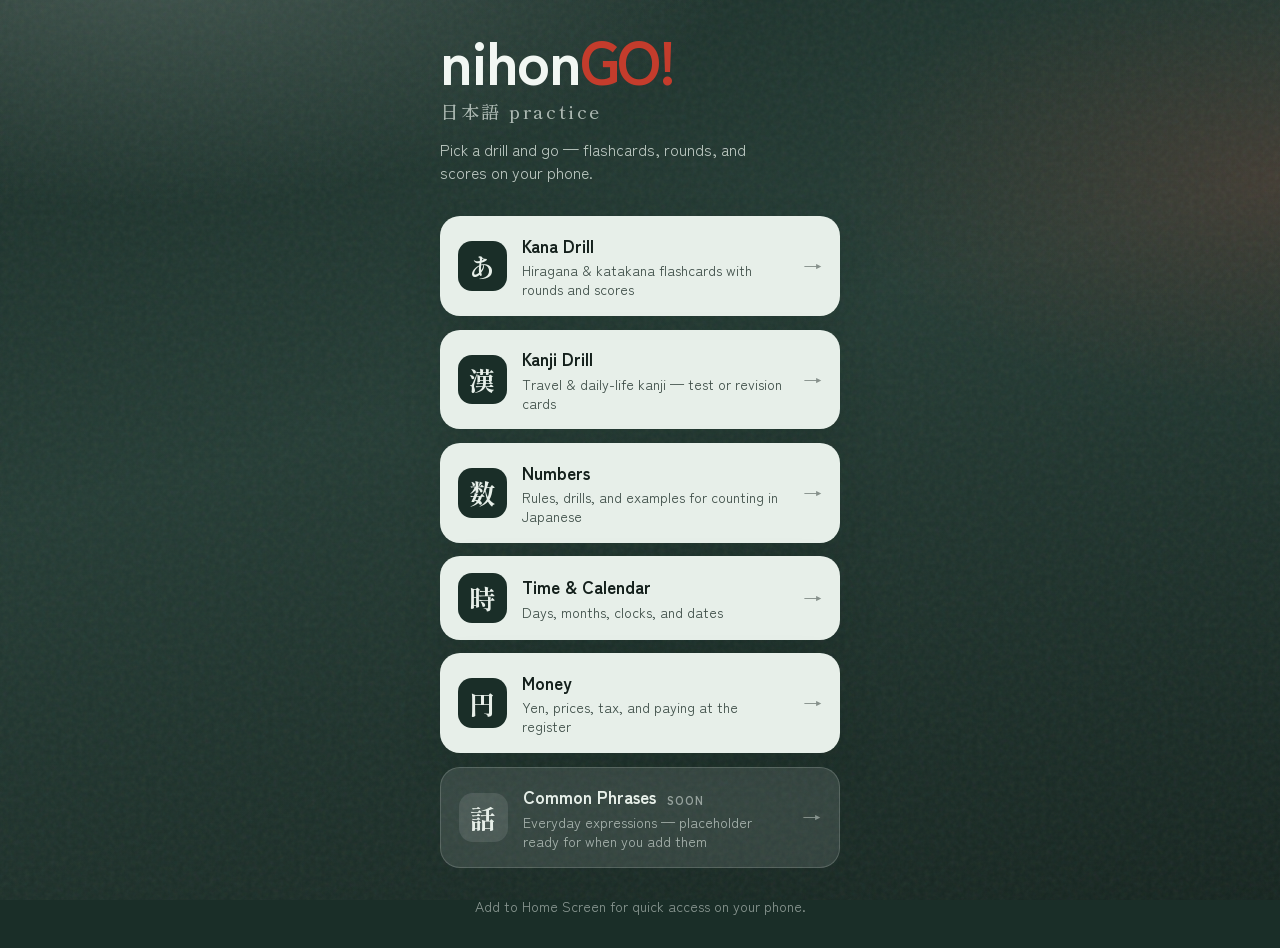
<file: index.html>
<!DOCTYPE html>
<html lang="en">
<head>
  <meta charset="UTF-8" />
  <meta name="viewport" content="width=device-width, initial-scale=1, viewport-fit=cover" />
  <meta name="theme-color" content="#1a2e28" />
  <meta name="apple-mobile-web-app-capable" content="yes" />
  <meta name="apple-mobile-web-app-title" content="nihonGO!" />
  <title>nihonGO!</title>
  <link rel="preconnect" href="https://fonts.googleapis.com" />
  <link rel="preconnect" href="https://fonts.gstatic.com" crossorigin />
  <link href="https://fonts.googleapis.com/css2?family=Shippori+Mincho:wght@500;700&family=Zen+Kaku+Gothic+New:wght@400;500;700&display=swap" rel="stylesheet" />
  <link rel="stylesheet" href="shared.css" />
</head>
<body>
  <div class="atmosphere" aria-hidden="true"></div>

  <main class="hub">
    <header class="brand-block">
      <h1 class="brand-mark" aria-label="nihonGO!">
        <span class="brand-nihon">nihon</span><span class="brand-go">GO!</span>
      </h1>
      <p class="brand-sub">日本語 practice</p>
      <p class="tagline">Pick a drill and go — flashcards, rounds, and scores on your phone.</p>
    </header>

    <nav class="app-grid" aria-label="Practice apps">
      <a class="app-link" href="kana/">
        <span class="app-kana" aria-hidden="true">あ</span>
        <span class="app-body">
          <span class="app-title">Kana Drill</span>
          <span class="app-desc">Hiragana &amp; katakana flashcards with rounds and scores</span>
        </span>
        <span class="app-chevron" aria-hidden="true">→</span>
      </a>

      <a class="app-link" href="kanji/">
        <span class="app-kana" aria-hidden="true">漢</span>
        <span class="app-body">
          <span class="app-title">Kanji Drill</span>
          <span class="app-desc">Travel &amp; daily-life kanji — test or revision cards</span>
        </span>
        <span class="app-chevron" aria-hidden="true">→</span>
      </a>

      <a class="app-link" href="numbers/">
        <span class="app-kana" aria-hidden="true">数</span>
        <span class="app-body">
          <span class="app-title">Numbers</span>
          <span class="app-desc">Rules, drills, and examples for counting in Japanese</span>
        </span>
        <span class="app-chevron" aria-hidden="true">→</span>
      </a>

      <a class="app-link" href="time/">
        <span class="app-kana" aria-hidden="true">時</span>
        <span class="app-body">
          <span class="app-title">Time &amp; Calendar</span>
          <span class="app-desc">Days, months, clocks, and dates</span>
        </span>
        <span class="app-chevron" aria-hidden="true">→</span>
      </a>

      <a class="app-link" href="money/">
        <span class="app-kana" aria-hidden="true">円</span>
        <span class="app-body">
          <span class="app-title">Money</span>
          <span class="app-desc">Yen, prices, tax, and paying at the register</span>
        </span>
        <span class="app-chevron" aria-hidden="true">→</span>
      </a>

      <a class="app-link soon" href="phrases/">
        <span class="app-kana" aria-hidden="true">話</span>
        <span class="app-body">
          <span class="app-title">Common Phrases <em>soon</em></span>
          <span class="app-desc">Everyday expressions — placeholder ready for when you add them</span>
        </span>
        <span class="app-chevron" aria-hidden="true">→</span>
      </a>
    </nav>

    <p class="hub-foot">Add to Home Screen for quick access on your phone.</p>
  </main>
</body>
</html>
</file>
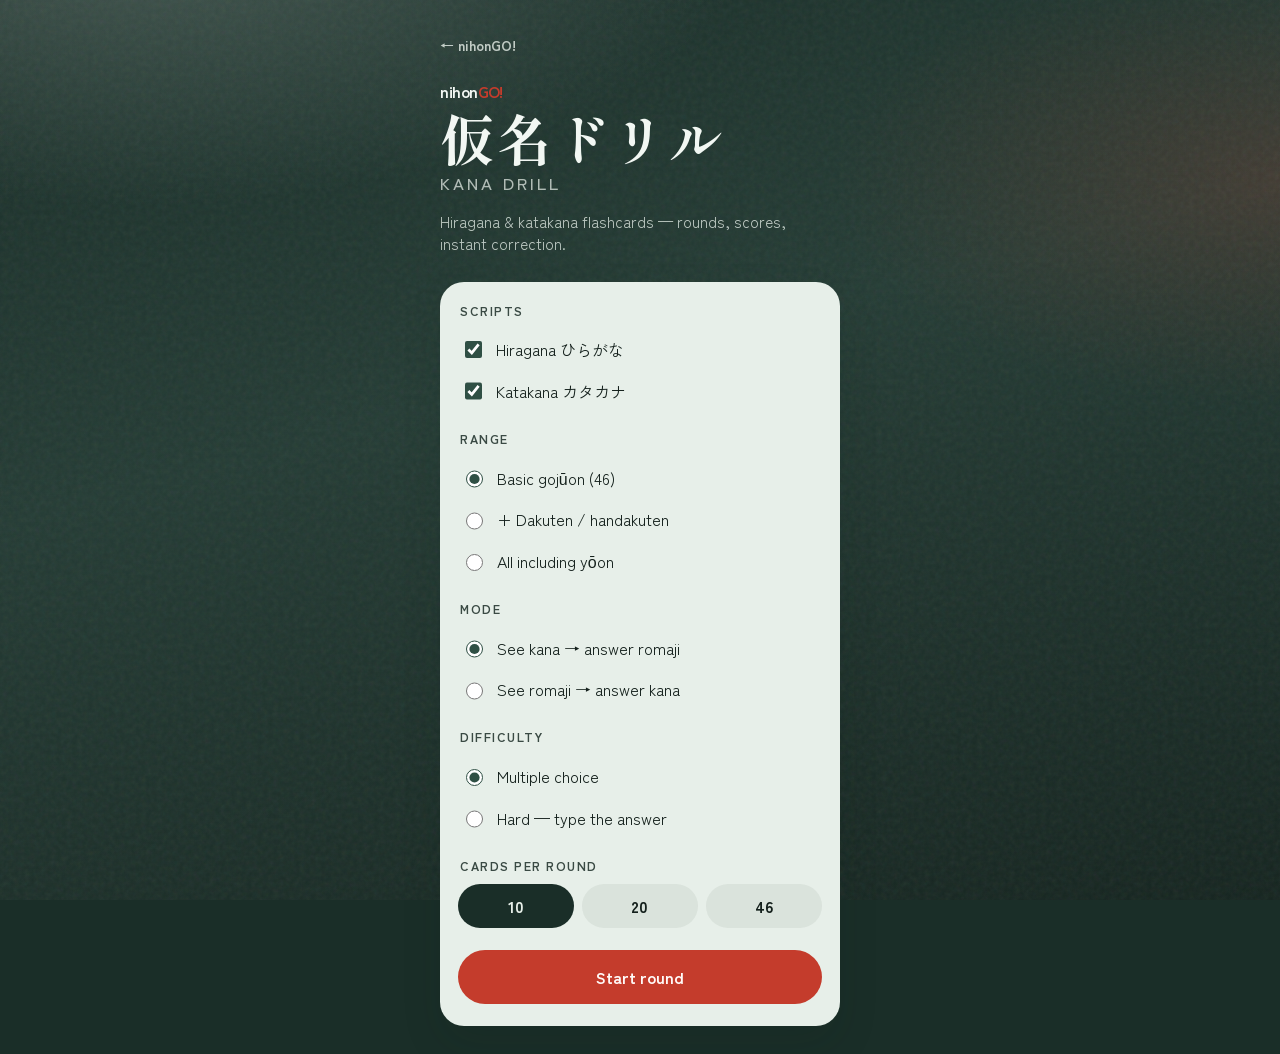
<file: kana/index.html>
<!DOCTYPE html>
<html lang="en">
<head>
  <meta charset="UTF-8" />
  <meta name="viewport" content="width=device-width, initial-scale=1, viewport-fit=cover" />
  <meta name="theme-color" content="#1a2e28" />
  <meta name="apple-mobile-web-app-capable" content="yes" />
  <meta name="apple-mobile-web-app-status-bar-style" content="black-translucent" />
  <meta name="apple-mobile-web-app-title" content="nihonGO! Kana" />
  <title>Kana Drill — nihonGO!</title>
  <link rel="manifest" href="manifest.json" />
  <link rel="preconnect" href="https://fonts.googleapis.com" />
  <link rel="preconnect" href="https://fonts.gstatic.com" crossorigin />
  <link href="https://fonts.googleapis.com/css2?family=Shippori+Mincho:wght@500;700&family=Zen+Kaku+Gothic+New:wght@400;500;700&display=swap" rel="stylesheet" />
  <link rel="stylesheet" href="../shared.css" />
  <link rel="stylesheet" href="styles.css" />
</head>
<body>
  <div class="atmosphere" aria-hidden="true"></div>

  <main id="app">
    <!-- Setup -->
    <section id="screen-setup" class="screen active" aria-label="Setup">
      <a class="home-link" href="../">← nihonGO!</a>
      <header class="brand-block">
        <p class="brand-eyebrow"><span class="brand-nihon">nihon</span><span class="brand-go">GO!</span></p>
        <p class="brand">仮名ドリル</p>
        <h1 class="brand-latin">Kana Drill</h1>
        <p class="tagline">Hiragana &amp; katakana flashcards — rounds, scores, instant correction.</p>
      </header>

      <form id="setup-form" class="setup">
        <fieldset>
          <legend>Scripts</legend>
          <label class="check"><input type="checkbox" name="script" value="hiragana" checked /> Hiragana ひらがな</label>
          <label class="check"><input type="checkbox" name="script" value="katakana" checked /> Katakana カタカナ</label>
        </fieldset>

        <fieldset>
          <legend>Range</legend>
          <label class="radio"><input type="radio" name="scope" value="basic" checked /> Basic gojūon (46)</label>
          <label class="radio"><input type="radio" name="scope" value="dakuten" /> + Dakuten / handakuten</label>
          <label class="radio"><input type="radio" name="scope" value="all" /> All including yōon</label>
        </fieldset>

        <fieldset>
          <legend>Mode</legend>
          <label class="radio"><input type="radio" name="mode" value="kana-to-romaji" checked /> See kana → answer romaji</label>
          <label class="radio"><input type="radio" name="mode" value="romaji-to-kana" /> See romaji → answer kana</label>
        </fieldset>

        <fieldset>
          <legend>Difficulty</legend>
          <label class="radio"><input type="radio" name="difficulty" value="choice" checked /> Multiple choice</label>
          <label class="radio"><input type="radio" name="difficulty" value="hard" /> Hard — type the answer</label>
        </fieldset>

        <fieldset>
          <legend>Cards per round</legend>
          <div class="pill-row" role="group">
            <label class="pill"><input type="radio" name="roundSize" value="10" checked /> 10</label>
            <label class="pill"><input type="radio" name="roundSize" value="20" /> 20</label>
            <label class="pill"><input type="radio" name="roundSize" value="46" /> 46</label>
          </div>
        </fieldset>

        <button type="submit" class="btn primary">Start round</button>
      </form>

      <aside id="session-panel" class="session-panel hidden">
        <h2>This session</h2>
        <ul id="round-history" class="round-history"></ul>
        <p id="session-summary" class="session-summary"></p>
        <button type="button" id="btn-clear-session" class="btn ghost">Clear session</button>
      </aside>
    </section>

    <!-- Play -->
    <section id="screen-play" class="screen" aria-label="Flashcards" hidden>
      <div class="play-top">
        <button type="button" id="btn-quit" class="btn ghost small">End round</button>
        <div class="progress-meta">
          <span id="progress-label">1 / 10</span>
          <span id="live-score">0 correct</span>
        </div>
      </div>
      <div class="progress-bar" aria-hidden="true"><div id="progress-fill"></div></div>

      <div class="card-stage">
        <p id="prompt-label" class="prompt-label">Read this kana</p>
        <div id="prompt" class="prompt" aria-live="polite">あ</div>
        <p id="script-hint" class="script-hint">hiragana</p>
      </div>

      <div id="choices" class="choices" role="group" aria-label="Answer choices"></div>

      <form id="type-form" class="type-form hidden" autocomplete="off">
        <label class="type-label" for="type-input">Your answer</label>
        <input id="type-input" class="type-input" name="answer" type="text" enterkeyhint="done" autocapitalize="off" autocomplete="off" autocorrect="off" spellcheck="false" />
        <button type="submit" class="btn primary" id="btn-check">Check</button>
      </form>

      <div id="feedback" class="feedback hidden" aria-live="assertive">
        <p id="feedback-verdict" class="feedback-verdict"></p>
        <p id="feedback-detail" class="feedback-detail"></p>
        <button type="button" id="btn-next" class="btn primary">Next</button>
      </div>
    </section>

    <!-- Round results -->
    <section id="screen-results" class="screen" aria-label="Round results" hidden>
      <a class="home-link" href="../">← nihonGO!</a>
      <header class="results-header">
        <p class="brand-sm"><span class="brand-nihon">nihon</span><span class="brand-go">GO!</span> · 仮名ドリル</p>
        <h2 id="results-title">Round complete</h2>
        <p id="results-score" class="results-score">0 / 10</p>
        <p id="results-pct" class="results-pct"></p>
      </header>

      <div id="missed-list" class="missed-list hidden">
        <h3>Review misses</h3>
        <ul id="missed-items"></ul>
      </div>

      <div class="results-actions">
        <button type="button" id="btn-again" class="btn primary">Play another round</button>
        <button type="button" id="btn-home" class="btn ghost">Back to setup</button>
      </div>

      <aside class="session-panel">
        <h2>Session rounds</h2>
        <ul id="results-history" class="round-history"></ul>
      </aside>
    </section>
  </main>

  <script src="kana.js"></script>
  <script src="app.js"></script>
</body>
</html>
</file>
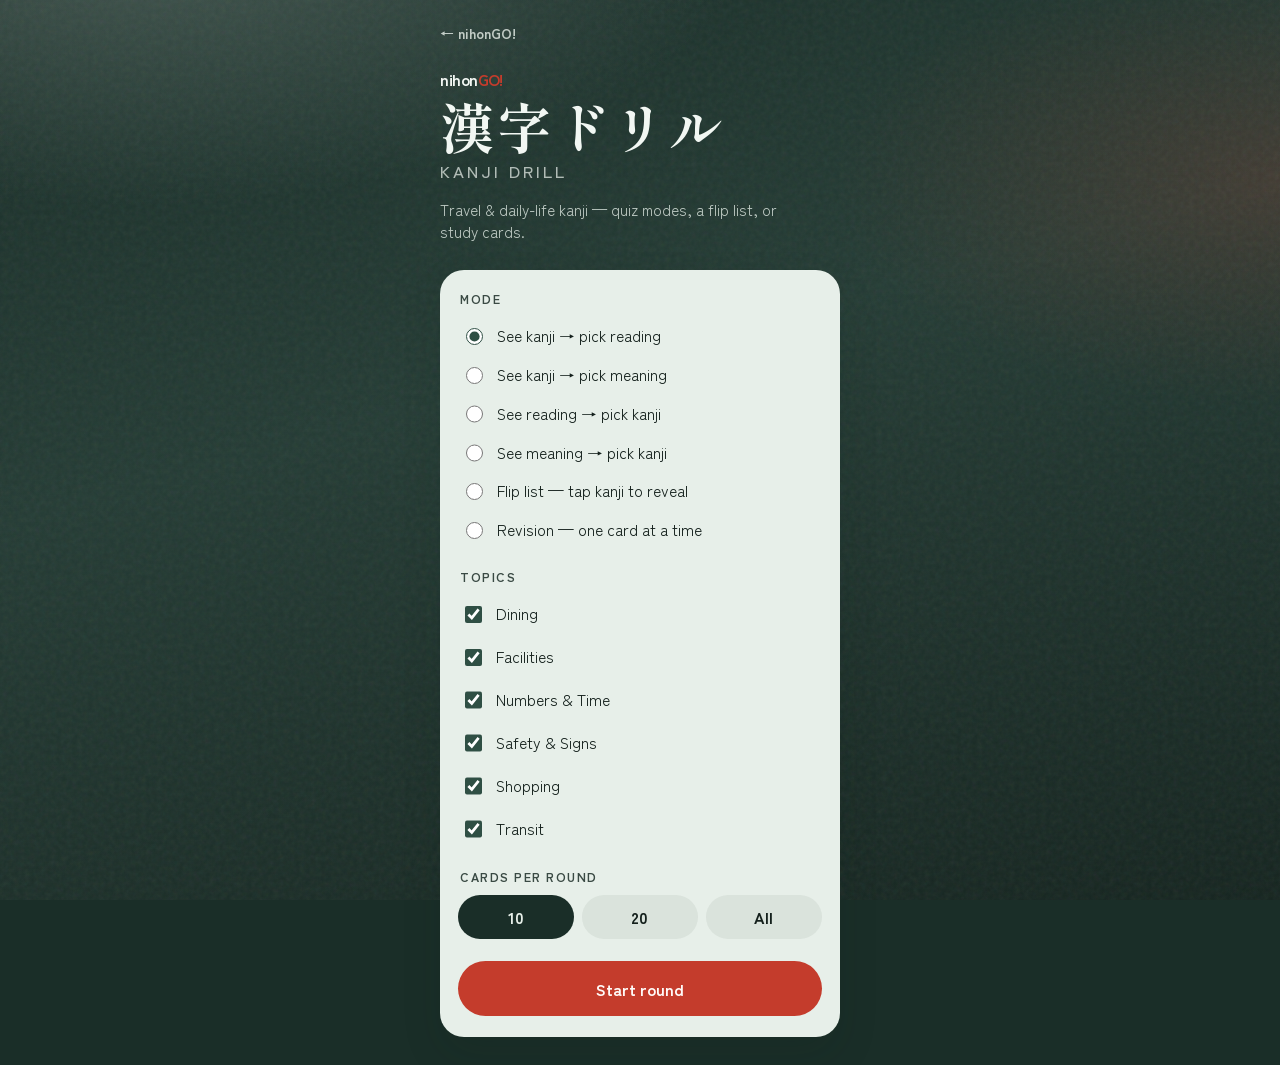
<file: kanji/index.html>
<!DOCTYPE html>
<html lang="en">
<head>
  <meta charset="UTF-8" />
  <meta name="viewport" content="width=device-width, initial-scale=1, viewport-fit=cover" />
  <meta name="theme-color" content="#1a2e28" />
  <meta name="apple-mobile-web-app-capable" content="yes" />
  <meta name="apple-mobile-web-app-status-bar-style" content="black-translucent" />
  <meta name="apple-mobile-web-app-title" content="nihonGO! Kanji" />
  <title>Kanji Drill — nihonGO!</title>
  <link rel="preconnect" href="https://fonts.googleapis.com" />
  <link rel="preconnect" href="https://fonts.gstatic.com" crossorigin />
  <link href="https://fonts.googleapis.com/css2?family=Shippori+Mincho:wght@500;700&family=Zen+Kaku+Gothic+New:wght@400;500;700&display=swap" rel="stylesheet" />
  <link rel="stylesheet" href="../shared.css" />
  <link rel="stylesheet" href="styles.css" />
</head>
<body>
  <div class="atmosphere" aria-hidden="true"></div>

  <main id="app">
    <section id="screen-setup" class="screen active" aria-label="Setup">
      <a class="home-link" href="../">← nihonGO!</a>
      <header class="brand-block">
        <p class="brand-eyebrow"><span class="brand-nihon">nihon</span><span class="brand-go">GO!</span></p>
        <p class="brand">漢字ドリル</p>
        <h1 class="brand-latin">Kanji Drill</h1>
        <p class="tagline">Travel &amp; daily-life kanji — quiz modes, a flip list, or study cards.</p>
      </header>

      <form id="setup-form" class="setup">
        <fieldset>
          <legend>Mode</legend>
          <label class="radio"><input type="radio" name="mode" value="kanji-to-reading" checked /> See kanji → pick reading</label>
          <label class="radio"><input type="radio" name="mode" value="kanji-to-meaning" /> See kanji → pick meaning</label>
          <label class="radio"><input type="radio" name="mode" value="reading-to-kanji" /> See reading → pick kanji</label>
          <label class="radio"><input type="radio" name="mode" value="meaning-to-kanji" /> See meaning → pick kanji</label>
          <label class="radio"><input type="radio" name="mode" value="flip-list" /> Flip list — tap kanji to reveal</label>
          <label class="radio"><input type="radio" name="mode" value="revision" /> Revision — one card at a time</label>
        </fieldset>

        <fieldset>
          <legend>Topics</legend>
          <div id="category-list" class="category-list"></div>
        </fieldset>

        <fieldset id="round-size-field">
          <legend id="round-size-legend">Cards per round</legend>
          <div class="pill-row" role="group">
            <label class="pill"><input type="radio" name="roundSize" value="10" checked /> 10</label>
            <label class="pill"><input type="radio" name="roundSize" value="20" /> 20</label>
            <label class="pill"><input type="radio" name="roundSize" value="all" /> All</label>
          </div>
        </fieldset>

        <button type="submit" class="btn primary" id="btn-start">Start round</button>
      </form>

      <aside id="session-panel" class="session-panel hidden">
        <h2>This session</h2>
        <ul id="round-history" class="round-history"></ul>
        <p id="session-summary" class="session-summary"></p>
        <button type="button" id="btn-clear-session" class="btn ghost">Clear session</button>
      </aside>
    </section>

    <section id="screen-play" class="screen" aria-label="Flashcards" hidden>
      <div class="play-top">
        <button type="button" id="btn-quit" class="btn ghost small">End round</button>
        <div class="progress-meta">
          <span id="progress-label">1 / 10</span>
          <span id="live-score">0 correct</span>
        </div>
      </div>
      <div class="progress-bar" aria-hidden="true"><div id="progress-fill"></div></div>

      <div class="card-stage">
        <p id="prompt-label" class="prompt-label">What is this kanji?</p>
        <div id="prompt" class="prompt kanji-prompt" aria-live="polite">出</div>
        <p id="prompt-hint" class="prompt-hint">Transit</p>
      </div>

      <div id="choices" class="choices" role="group" aria-label="Answer choices"></div>

      <div id="feedback" class="feedback hidden" aria-live="assertive">
        <p id="feedback-verdict" class="feedback-verdict"></p>
        <p id="feedback-detail" class="feedback-detail"></p>
        <button type="button" id="btn-next" class="btn primary">Next</button>
      </div>
    </section>

    <section id="screen-flip-list" class="screen" aria-label="Kanji flip list" hidden>
      <div class="play-top">
        <button type="button" id="btn-flip-quit" class="btn ghost small">Back</button>
        <div class="progress-meta">
          <span id="flip-count-label">0 kanji</span>
        </div>
      </div>
      <p class="flip-hint">Tap a kanji to flip — reading and meaning on the back.</p>
      <div id="flip-list" class="flip-list"></div>
    </section>

    <section id="screen-revision" class="screen" aria-label="Revision cards" hidden>
      <div class="play-top">
        <button type="button" id="btn-rev-quit" class="btn ghost small">End revision</button>
        <div class="progress-meta">
          <span id="rev-progress-label">1 / 10</span>
        </div>
      </div>
      <div class="progress-bar" aria-hidden="true"><div id="rev-progress-fill"></div></div>

      <article class="revision-card">
        <p class="revision-category" id="rev-category">Transit</p>
        <div class="revision-kanji" id="rev-kanji" aria-live="polite">出</div>
        <dl class="revision-details">
          <div>
            <dt>Reading</dt>
            <dd id="rev-reading">で / しゅつ</dd>
          </div>
          <div>
            <dt>Meaning</dt>
            <dd id="rev-meaning">Exit / Depart</dd>
          </div>
          <div>
            <dt>Example</dt>
            <dd id="rev-example">出口 (Exit)</dd>
          </div>
        </dl>
      </article>

      <div class="revision-nav">
        <button type="button" id="btn-rev-prev" class="btn ghost">Previous</button>
        <button type="button" id="btn-rev-next" class="btn primary">Next</button>
      </div>
    </section>

    <section id="screen-results" class="screen" aria-label="Round results" hidden>
      <a class="home-link" href="../">← nihonGO!</a>
      <header class="results-header">
        <p class="brand-sm"><span class="brand-nihon">nihon</span><span class="brand-go">GO!</span> · 漢字ドリル</p>
        <h2 id="results-title">Round complete</h2>
        <p id="results-score" class="results-score">0 / 10</p>
        <p id="results-pct" class="results-pct"></p>
      </header>

      <div id="missed-list" class="missed-list hidden">
        <h3>Review misses</h3>
        <ul id="missed-items"></ul>
      </div>

      <div class="results-actions">
        <button type="button" id="btn-again" class="btn primary">Play another round</button>
        <button type="button" id="btn-home" class="btn ghost">Back to setup</button>
      </div>

      <aside class="session-panel">
        <h2>Session rounds</h2>
        <ul id="results-history" class="round-history"></ul>
      </aside>
    </section>
  </main>

  <script src="kanji.js"></script>
  <script src="app.js"></script>
</body>
</html>
</file>
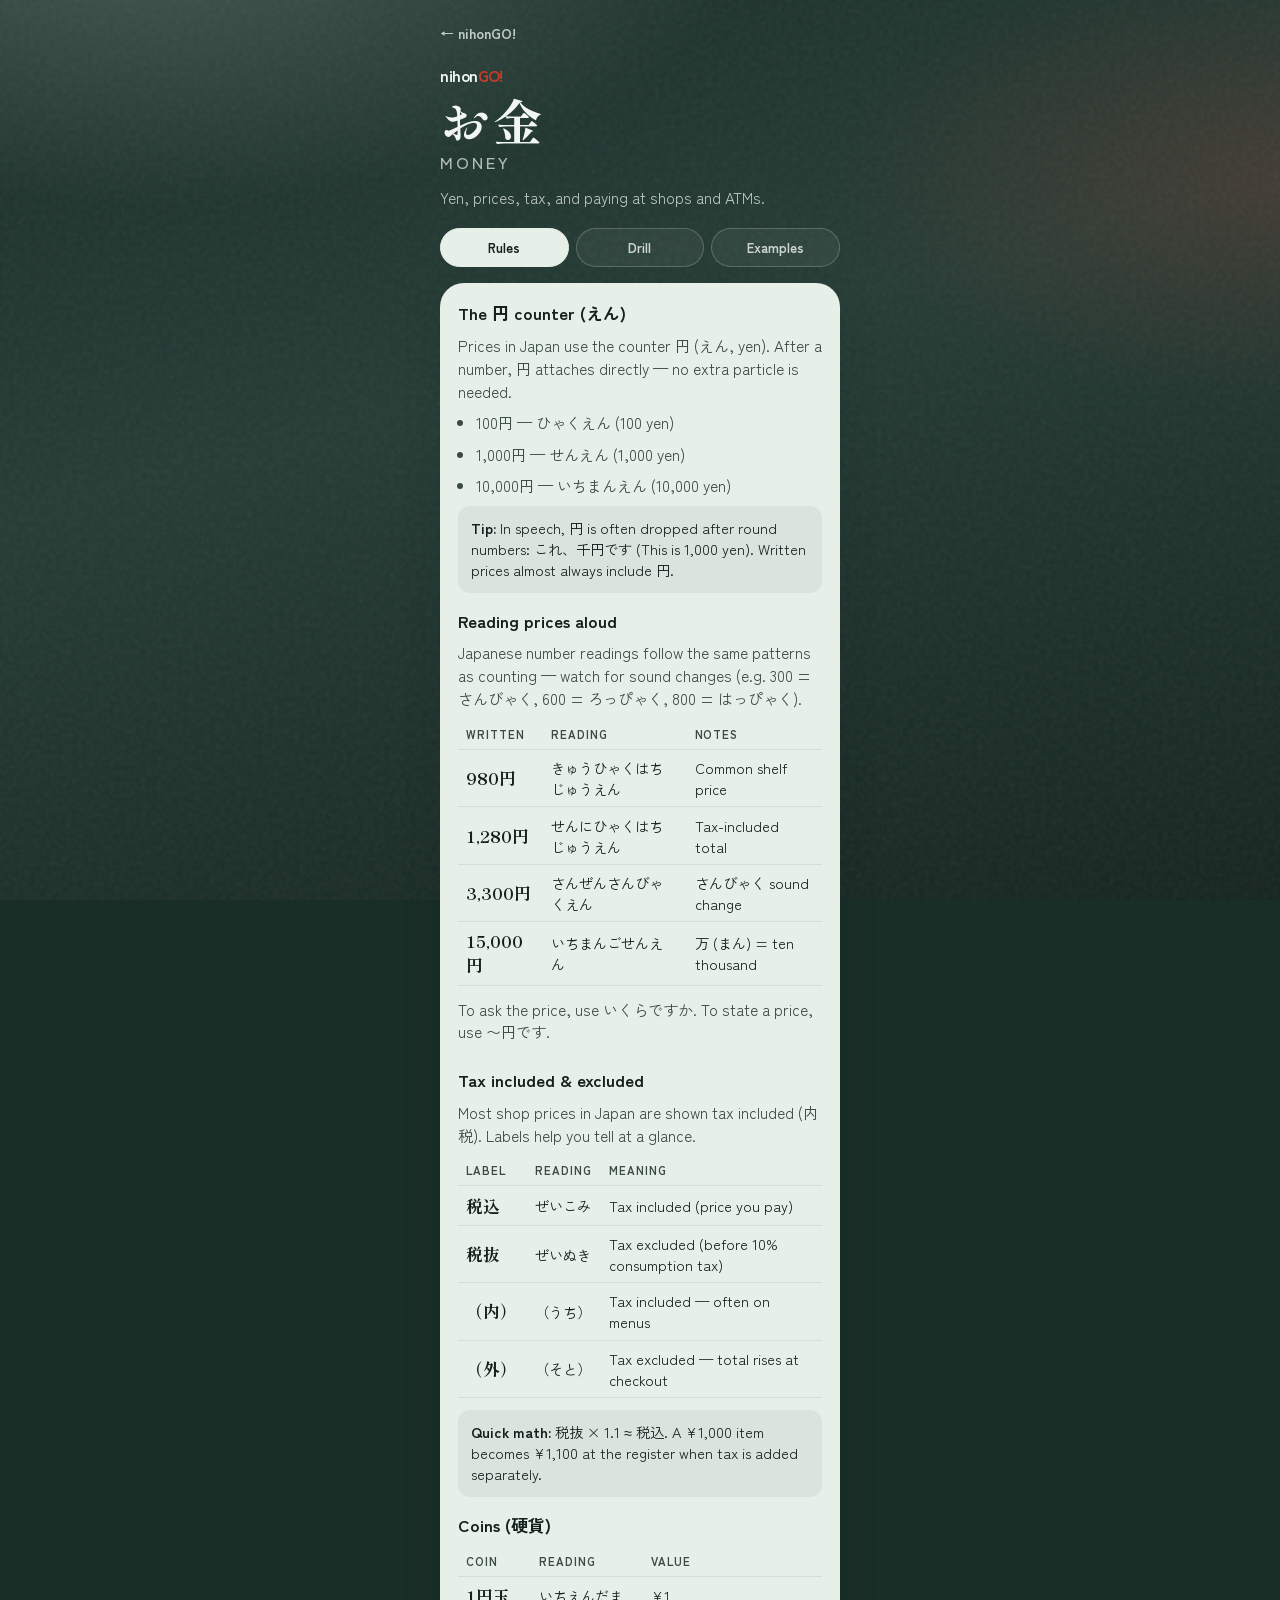
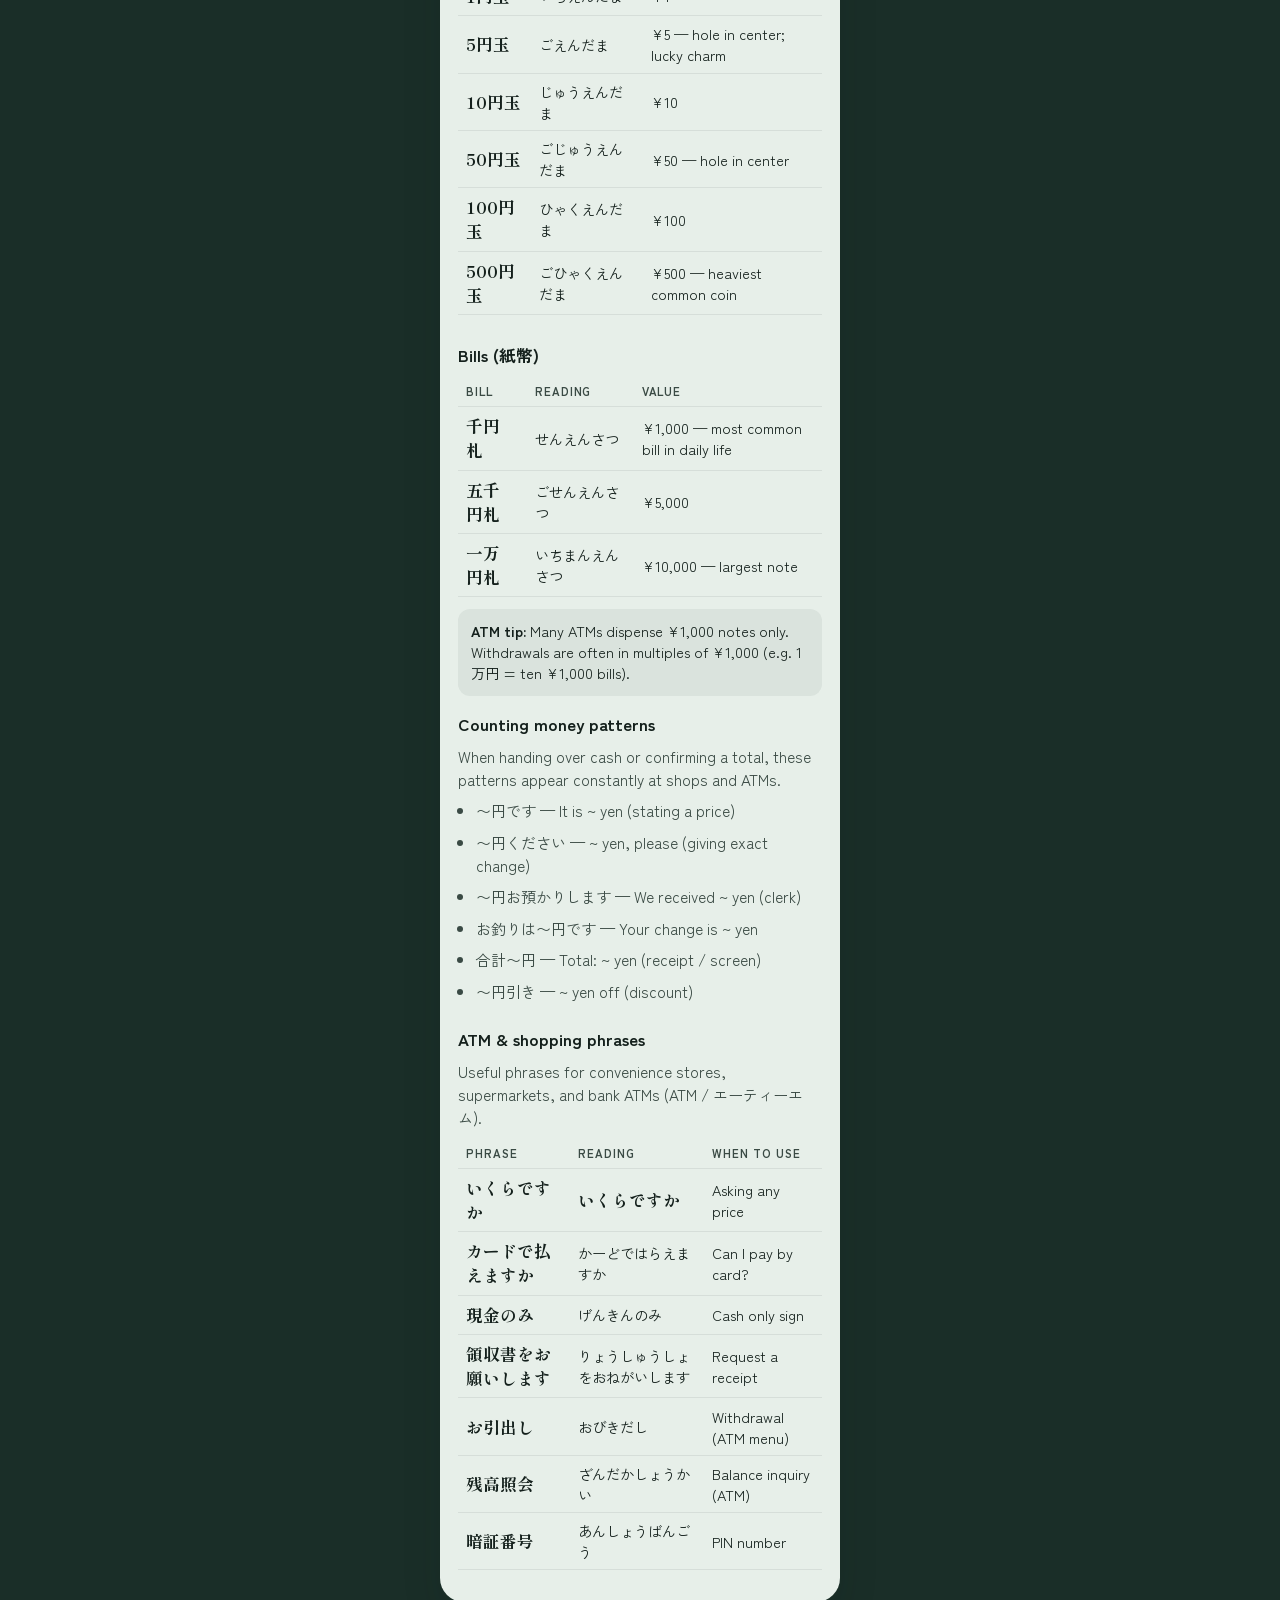
<file: money/index.html>
<!DOCTYPE html>
<html lang="en">
<head>
  <meta charset="UTF-8" />
  <meta name="viewport" content="width=device-width, initial-scale=1, viewport-fit=cover" />
  <meta name="theme-color" content="#1a2e28" />
  <meta name="apple-mobile-web-app-capable" content="yes" />
  <title>Money — nihonGO!</title>
  <link rel="preconnect" href="https://fonts.googleapis.com" />
  <link rel="preconnect" href="https://fonts.gstatic.com" crossorigin />
  <link href="https://fonts.googleapis.com/css2?family=Shippori+Mincho:wght@500;700&family=Zen+Kaku+Gothic+New:wght@400;500;700&display=swap" rel="stylesheet" />
  <link rel="stylesheet" href="../shared.css" />
  <link rel="stylesheet" href="../shared/topic-module.css" />
</head>
<body>
  <div class="atmosphere" aria-hidden="true"></div>
  <main id="app">
    <section id="screen-home" class="screen active" aria-label="Home">
      <a class="home-link" href="../">← nihonGO!</a>
      <header class="brand-block">
        <p class="brand-eyebrow"><span class="brand-nihon">nihon</span><span class="brand-go">GO!</span></p>
        <p class="brand">お金</p>
        <h1 class="brand-latin">Money</h1>
        <p class="tagline">Yen, prices, tax, and paying at shops and ATMs.</p>
      </header>
      <nav id="tab-nav" class="tab-nav" aria-label="Sections">
        <button type="button" class="tab-btn active" data-tab="rules">Rules</button>
        <button type="button" class="tab-btn" data-tab="drill">Drill</button>
        <button type="button" class="tab-btn" data-tab="examples">Examples</button>
      </nav>
      <div class="panel">
        <div id="rules-mount"></div>
        <div id="drill-panel" class="hidden">
          <form id="setup-form">
            <fieldset>
              <legend>Mode</legend>
              <div id="mode-list"></div>
            </fieldset>
            <fieldset>
              <legend>Topics</legend>
              <div id="category-list" class="category-list"></div>
            </fieldset>
            <fieldset>
              <legend>Cards per round</legend>
              <div class="pill-row" role="group">
                <label class="pill"><input type="radio" name="roundSize" value="10" checked /> 10</label>
                <label class="pill"><input type="radio" name="roundSize" value="20" /> 20</label>
                <label class="pill"><input type="radio" name="roundSize" value="all" /> All</label>
              </div>
            </fieldset>
            <button type="submit" class="btn primary" id="btn-start">Start round</button>
          </form>
        </div>
        <p id="examples-hint" class="hidden" style="margin-top:1rem;font-size:0.9rem;color:var(--ink-soft)">Tap the Examples tab to open longer phrases in context.</p>
      </div>
      <aside id="session-panel" class="session-panel hidden">
        <h2>This session</h2>
        <ul id="round-history" class="round-history"></ul>
        <p id="session-summary" class="session-summary"></p>
        <button type="button" id="btn-clear-session" class="btn ghost">Clear session</button>
      </aside>
    </section>
    <section id="screen-play" class="screen" aria-label="Drill" hidden>
      <div class="play-top">
        <button type="button" id="btn-quit" class="btn ghost small">End round</button>
        <div class="progress-meta"><span id="progress-label">1 / 10</span><span id="live-score">0 correct</span></div>
      </div>
      <div class="progress-bar" aria-hidden="true"><div id="progress-fill"></div></div>
      <div class="card-stage">
        <p id="prompt-label" class="prompt-label">Prompt</p>
        <div id="prompt" class="prompt" aria-live="polite"></div>
        <p id="prompt-hint" class="prompt-hint"></p>
      </div>
      <div id="choices" class="choices" role="group" aria-label="Answer choices"></div>
      <div id="feedback" class="feedback hidden" aria-live="assertive">
        <p id="feedback-verdict" class="feedback-verdict"></p>
        <p id="feedback-detail" class="feedback-detail"></p>
        <button type="button" id="btn-next" class="btn primary">Next</button>
      </div>
    </section>
    <section id="screen-revision" class="screen" aria-label="Revision" hidden>
      <div class="play-top">
        <button type="button" id="btn-rev-quit" class="btn ghost small">End revision</button>
        <div class="progress-meta"><span id="rev-progress-label">1 / 10</span></div>
      </div>
      <div class="progress-bar" aria-hidden="true"><div id="rev-progress-fill"></div></div>
      <div id="rev-mount"></div>
      <div class="card-nav">
        <button type="button" id="btn-rev-prev" class="btn ghost">Previous</button>
        <button type="button" id="btn-rev-next" class="btn primary">Next</button>
      </div>
    </section>
    <section id="screen-examples" class="screen" aria-label="Examples" hidden>
      <div class="play-top">
        <button type="button" id="btn-ex-quit" class="btn ghost small">Back</button>
        <div class="progress-meta"><span id="ex-progress-label">1 / 5</span></div>
      </div>
      <div class="progress-bar" aria-hidden="true"><div id="ex-progress-fill"></div></div>
      <div id="ex-mount"></div>
      <div class="card-nav">
        <button type="button" id="btn-ex-prev" class="btn ghost">Previous</button>
        <button type="button" id="btn-ex-next" class="btn primary">Next</button>
      </div>
    </section>
    <section id="screen-results" class="screen" aria-label="Results" hidden>
      <a class="home-link" href="../">← nihonGO!</a>
      <header class="results-header">
        <p class="brand-sm"><span class="brand-nihon">nihon</span><span class="brand-go">GO!</span> · お金</p>
        <h2 id="results-title">Round complete</h2>
        <p id="results-score" class="results-score">0 / 10</p>
        <p id="results-pct" class="results-pct"></p>
      </header>
      <div id="missed-list" class="missed-list hidden"><h3>Review misses</h3><ul id="missed-items"></ul></div>
      <div class="results-actions">
        <button type="button" id="btn-again" class="btn primary">Play another round</button>
        <button type="button" id="btn-home" class="btn ghost">Back to menu</button>
      </div>
      <aside class="session-panel"><h2>Session rounds</h2><ul id="results-history" class="round-history"></ul></aside>
    </section>
  </main>
  <script src="../shared/topic-module.js"></script>
  <script src="data.js"></script>
  <script src="app.js"></script>
</body>
</html>
</file>
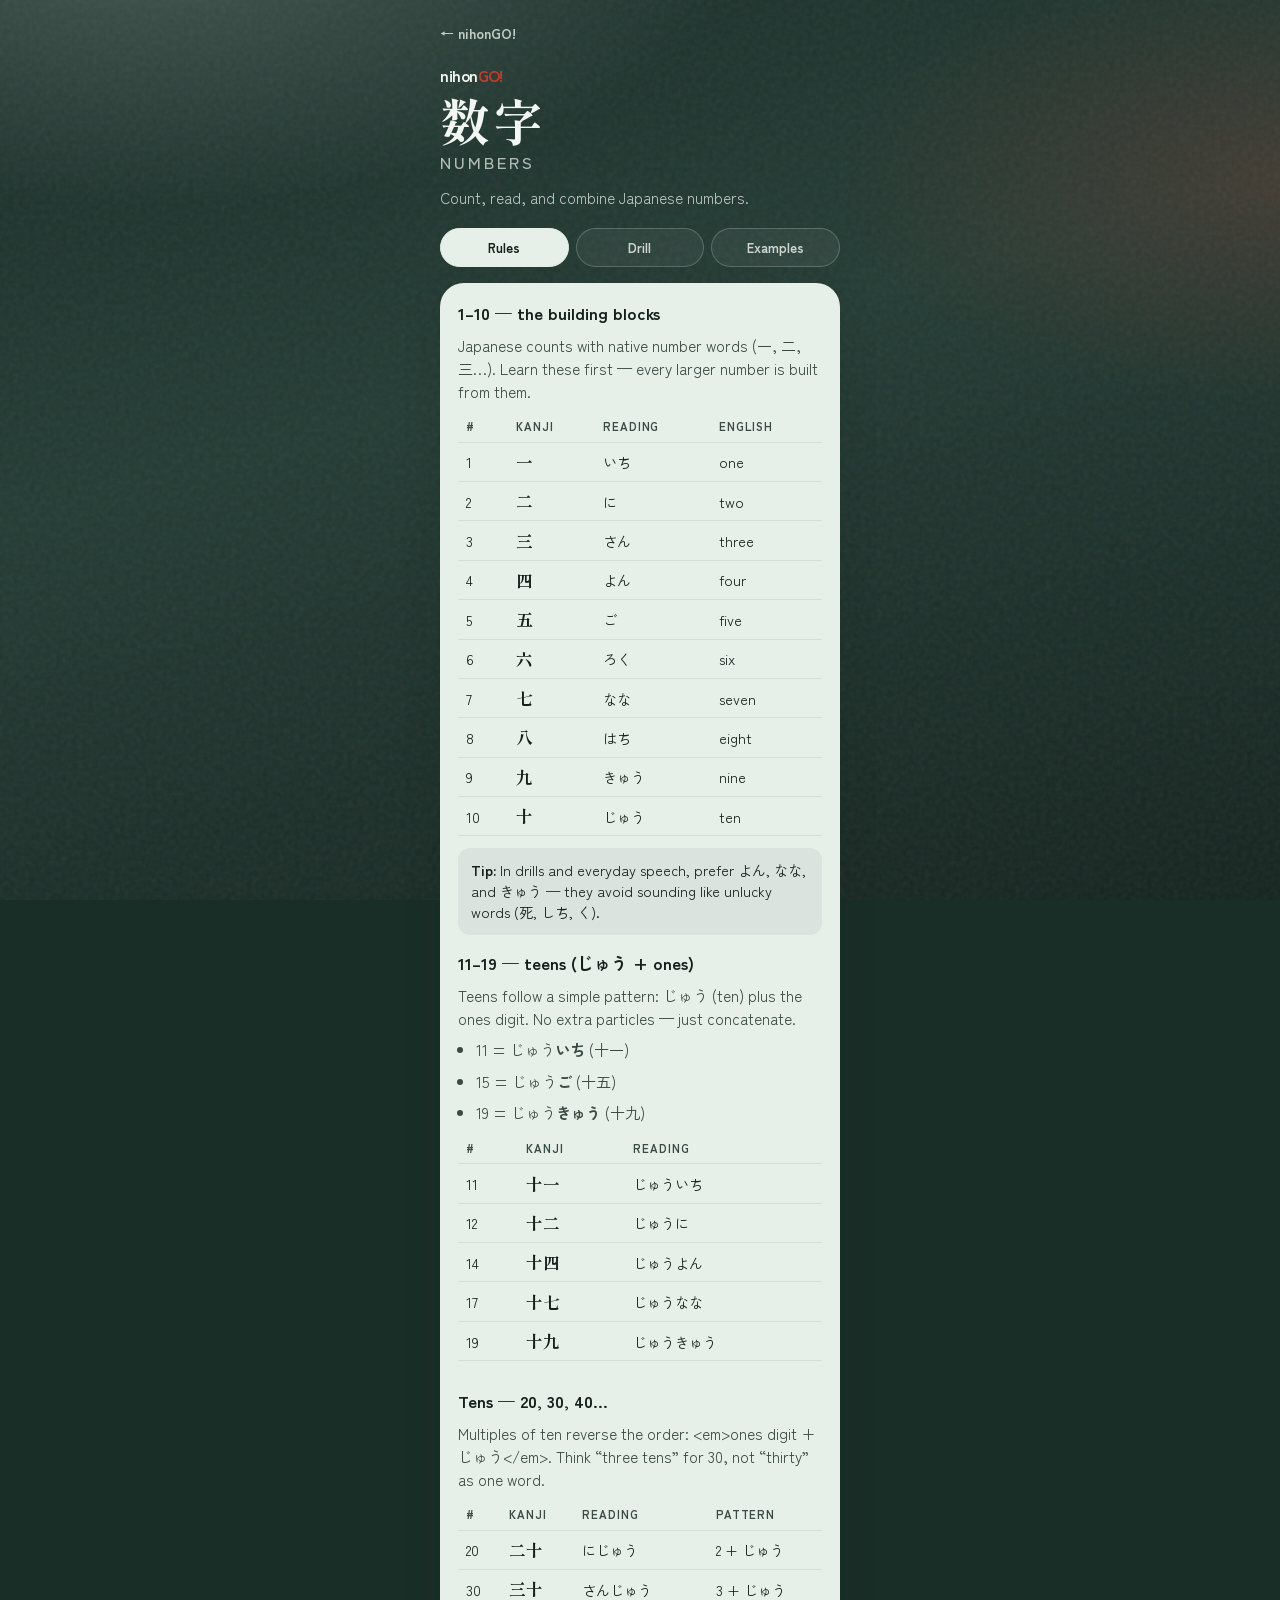
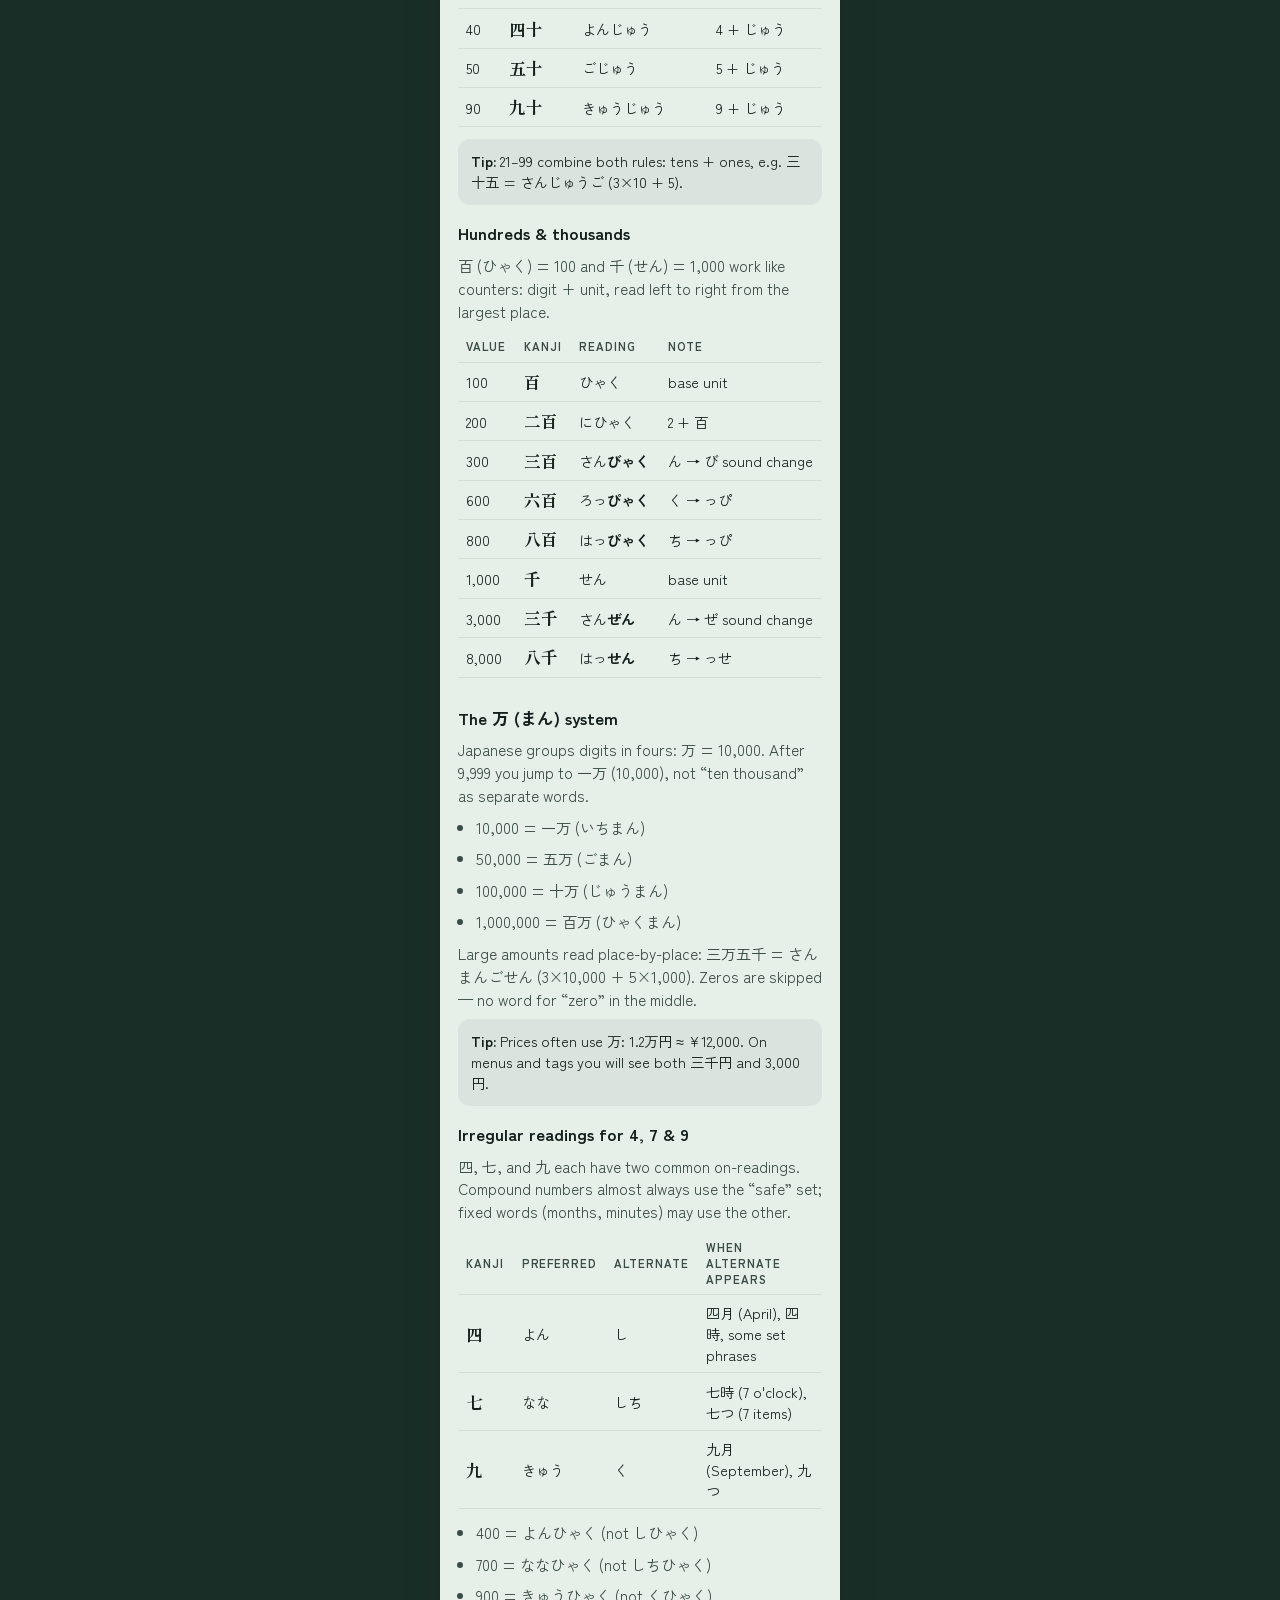
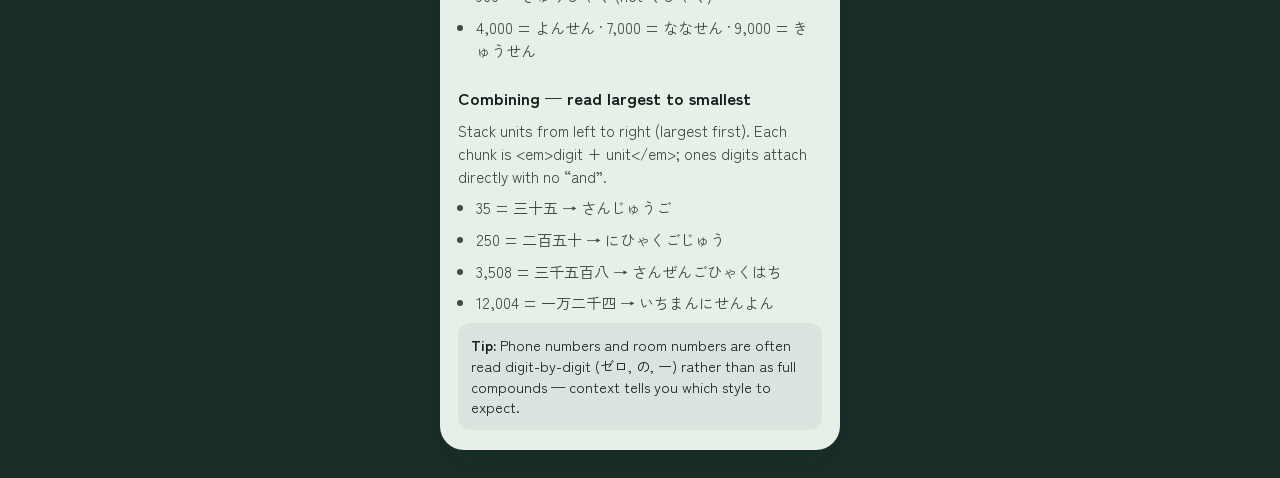
<file: numbers/index.html>
<!DOCTYPE html>
<html lang="en">
<head>
  <meta charset="UTF-8" />
  <meta name="viewport" content="width=device-width, initial-scale=1, viewport-fit=cover" />
  <meta name="theme-color" content="#1a2e28" />
  <meta name="apple-mobile-web-app-capable" content="yes" />
  <title>Numbers — nihonGO!</title>
  <link rel="preconnect" href="https://fonts.googleapis.com" />
  <link rel="preconnect" href="https://fonts.gstatic.com" crossorigin />
  <link href="https://fonts.googleapis.com/css2?family=Shippori+Mincho:wght@500;700&family=Zen+Kaku+Gothic+New:wght@400;500;700&display=swap" rel="stylesheet" />
  <link rel="stylesheet" href="../shared.css" />
  <link rel="stylesheet" href="../shared/topic-module.css" />
</head>
<body>
  <div class="atmosphere" aria-hidden="true"></div>
  <main id="app">
    <section id="screen-home" class="screen active" aria-label="Home">
      <a class="home-link" href="../">← nihonGO!</a>
      <header class="brand-block">
        <p class="brand-eyebrow"><span class="brand-nihon">nihon</span><span class="brand-go">GO!</span></p>
        <p class="brand">数字</p>
        <h1 class="brand-latin">Numbers</h1>
        <p class="tagline">Count, read, and combine Japanese numbers.</p>
      </header>
      <nav id="tab-nav" class="tab-nav" aria-label="Sections">
        <button type="button" class="tab-btn active" data-tab="rules">Rules</button>
        <button type="button" class="tab-btn" data-tab="drill">Drill</button>
        <button type="button" class="tab-btn" data-tab="examples">Examples</button>
      </nav>
      <div class="panel">
        <div id="rules-mount"></div>
        <div id="drill-panel" class="hidden">
          <form id="setup-form">
            <fieldset>
              <legend>Mode</legend>
              <div id="mode-list"></div>
            </fieldset>
            <fieldset>
              <legend>Topics</legend>
              <div id="category-list" class="category-list"></div>
            </fieldset>
            <fieldset>
              <legend>Cards per round</legend>
              <div class="pill-row" role="group">
                <label class="pill"><input type="radio" name="roundSize" value="10" checked /> 10</label>
                <label class="pill"><input type="radio" name="roundSize" value="20" /> 20</label>
                <label class="pill"><input type="radio" name="roundSize" value="all" /> All</label>
              </div>
            </fieldset>
            <button type="submit" class="btn primary" id="btn-start">Start round</button>
          </form>
        </div>
        <p id="examples-hint" class="hidden" style="margin-top:1rem;font-size:0.9rem;color:var(--ink-soft)">Tap the Examples tab to open longer phrases in context.</p>
      </div>
      <aside id="session-panel" class="session-panel hidden">
        <h2>This session</h2>
        <ul id="round-history" class="round-history"></ul>
        <p id="session-summary" class="session-summary"></p>
        <button type="button" id="btn-clear-session" class="btn ghost">Clear session</button>
      </aside>
    </section>
    <section id="screen-play" class="screen" aria-label="Drill" hidden>
      <div class="play-top">
        <button type="button" id="btn-quit" class="btn ghost small">End round</button>
        <div class="progress-meta"><span id="progress-label">1 / 10</span><span id="live-score">0 correct</span></div>
      </div>
      <div class="progress-bar" aria-hidden="true"><div id="progress-fill"></div></div>
      <div class="card-stage">
        <p id="prompt-label" class="prompt-label">Prompt</p>
        <div id="prompt" class="prompt" aria-live="polite"></div>
        <p id="prompt-hint" class="prompt-hint"></p>
      </div>
      <div id="choices" class="choices" role="group" aria-label="Answer choices"></div>
      <div id="feedback" class="feedback hidden" aria-live="assertive">
        <p id="feedback-verdict" class="feedback-verdict"></p>
        <p id="feedback-detail" class="feedback-detail"></p>
        <button type="button" id="btn-next" class="btn primary">Next</button>
      </div>
    </section>
    <section id="screen-revision" class="screen" aria-label="Revision" hidden>
      <div class="play-top">
        <button type="button" id="btn-rev-quit" class="btn ghost small">End revision</button>
        <div class="progress-meta"><span id="rev-progress-label">1 / 10</span></div>
      </div>
      <div class="progress-bar" aria-hidden="true"><div id="rev-progress-fill"></div></div>
      <div id="rev-mount"></div>
      <div class="card-nav">
        <button type="button" id="btn-rev-prev" class="btn ghost">Previous</button>
        <button type="button" id="btn-rev-next" class="btn primary">Next</button>
      </div>
    </section>
    <section id="screen-examples" class="screen" aria-label="Examples" hidden>
      <div class="play-top">
        <button type="button" id="btn-ex-quit" class="btn ghost small">Back</button>
        <div class="progress-meta"><span id="ex-progress-label">1 / 5</span></div>
      </div>
      <div class="progress-bar" aria-hidden="true"><div id="ex-progress-fill"></div></div>
      <div id="ex-mount"></div>
      <div class="card-nav">
        <button type="button" id="btn-ex-prev" class="btn ghost">Previous</button>
        <button type="button" id="btn-ex-next" class="btn primary">Next</button>
      </div>
    </section>
    <section id="screen-results" class="screen" aria-label="Results" hidden>
      <a class="home-link" href="../">← nihonGO!</a>
      <header class="results-header">
        <p class="brand-sm"><span class="brand-nihon">nihon</span><span class="brand-go">GO!</span> · 数字</p>
        <h2 id="results-title">Round complete</h2>
        <p id="results-score" class="results-score">0 / 10</p>
        <p id="results-pct" class="results-pct"></p>
      </header>
      <div id="missed-list" class="missed-list hidden"><h3>Review misses</h3><ul id="missed-items"></ul></div>
      <div class="results-actions">
        <button type="button" id="btn-again" class="btn primary">Play another round</button>
        <button type="button" id="btn-home" class="btn ghost">Back to menu</button>
      </div>
      <aside class="session-panel"><h2>Session rounds</h2><ul id="results-history" class="round-history"></ul></aside>
    </section>
  </main>
  <script src="../shared/topic-module.js"></script>
  <script src="data.js"></script>
  <script src="app.js"></script>
</body>
</html>
</file>
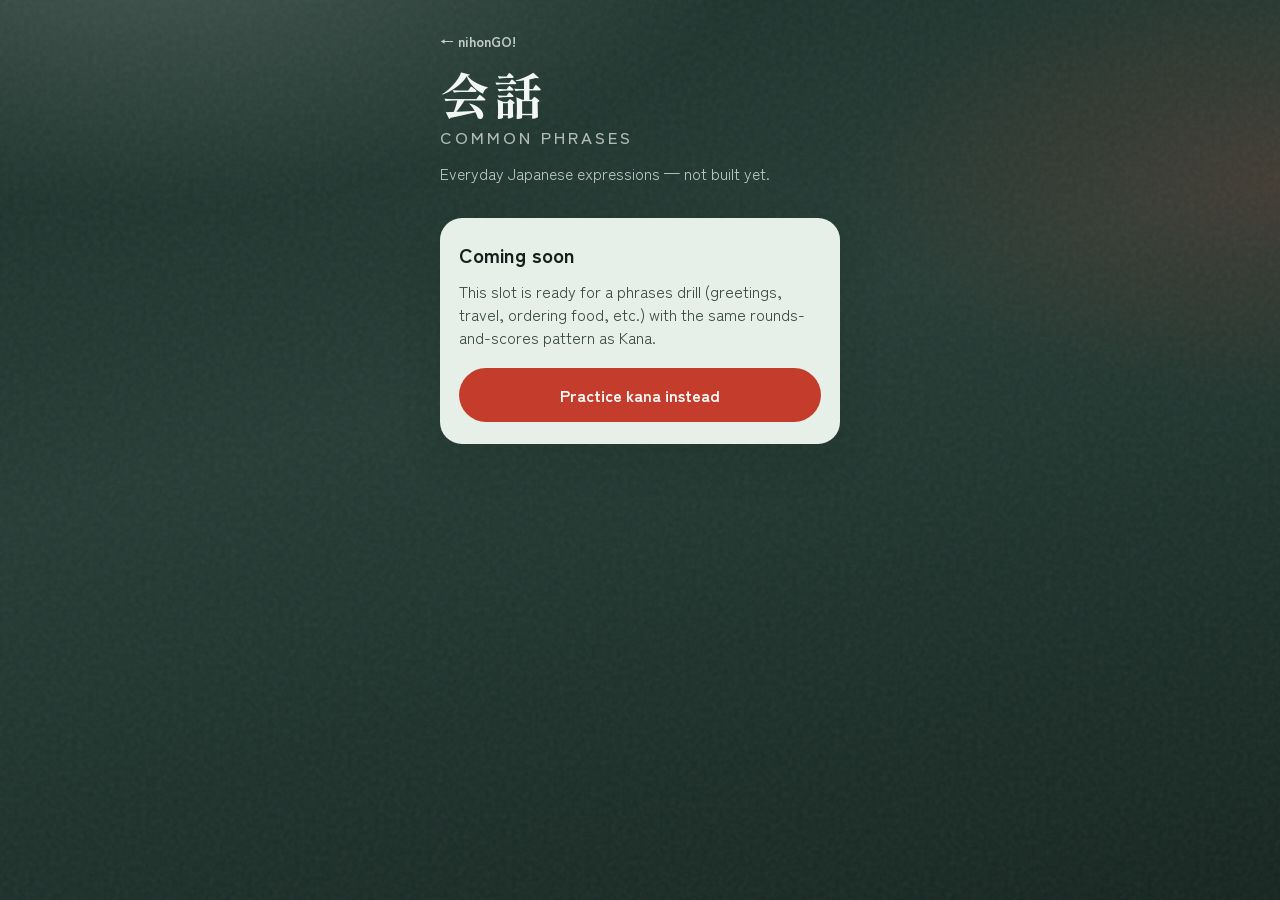
<file: phrases/index.html>
<!DOCTYPE html>
<html lang="en">
<head>
  <meta charset="UTF-8" />
  <meta name="viewport" content="width=device-width, initial-scale=1, viewport-fit=cover" />
  <meta name="theme-color" content="#1a2e28" />
  <title>Common Phrases — nihonGO!</title>
  <link rel="preconnect" href="https://fonts.googleapis.com" />
  <link rel="preconnect" href="https://fonts.gstatic.com" crossorigin />
  <link href="https://fonts.googleapis.com/css2?family=Shippori+Mincho:wght@500;700&family=Zen+Kaku+Gothic+New:wght@400;500;700&display=swap" rel="stylesheet" />
  <link rel="stylesheet" href="../shared.css" />
</head>
<body>
  <div class="atmosphere" aria-hidden="true"></div>
  <main class="hub">
    <a class="home-link" href="../">← nihonGO!</a>
    <header class="brand-block">
      <p class="brand">会話</p>
      <h1 class="brand-latin">Common Phrases</h1>
      <p class="tagline">Everyday Japanese expressions — not built yet.</p>
    </header>
    <div class="placeholder-panel">
      <h2>Coming soon</h2>
      <p>
        This slot is ready for a phrases drill (greetings, travel, ordering food, etc.)
        with the same rounds-and-scores pattern as Kana.
      </p>
      <a class="btn primary" href="../kana/">Practice kana instead</a>
    </div>
  </main>
</body>
</html>
</file>
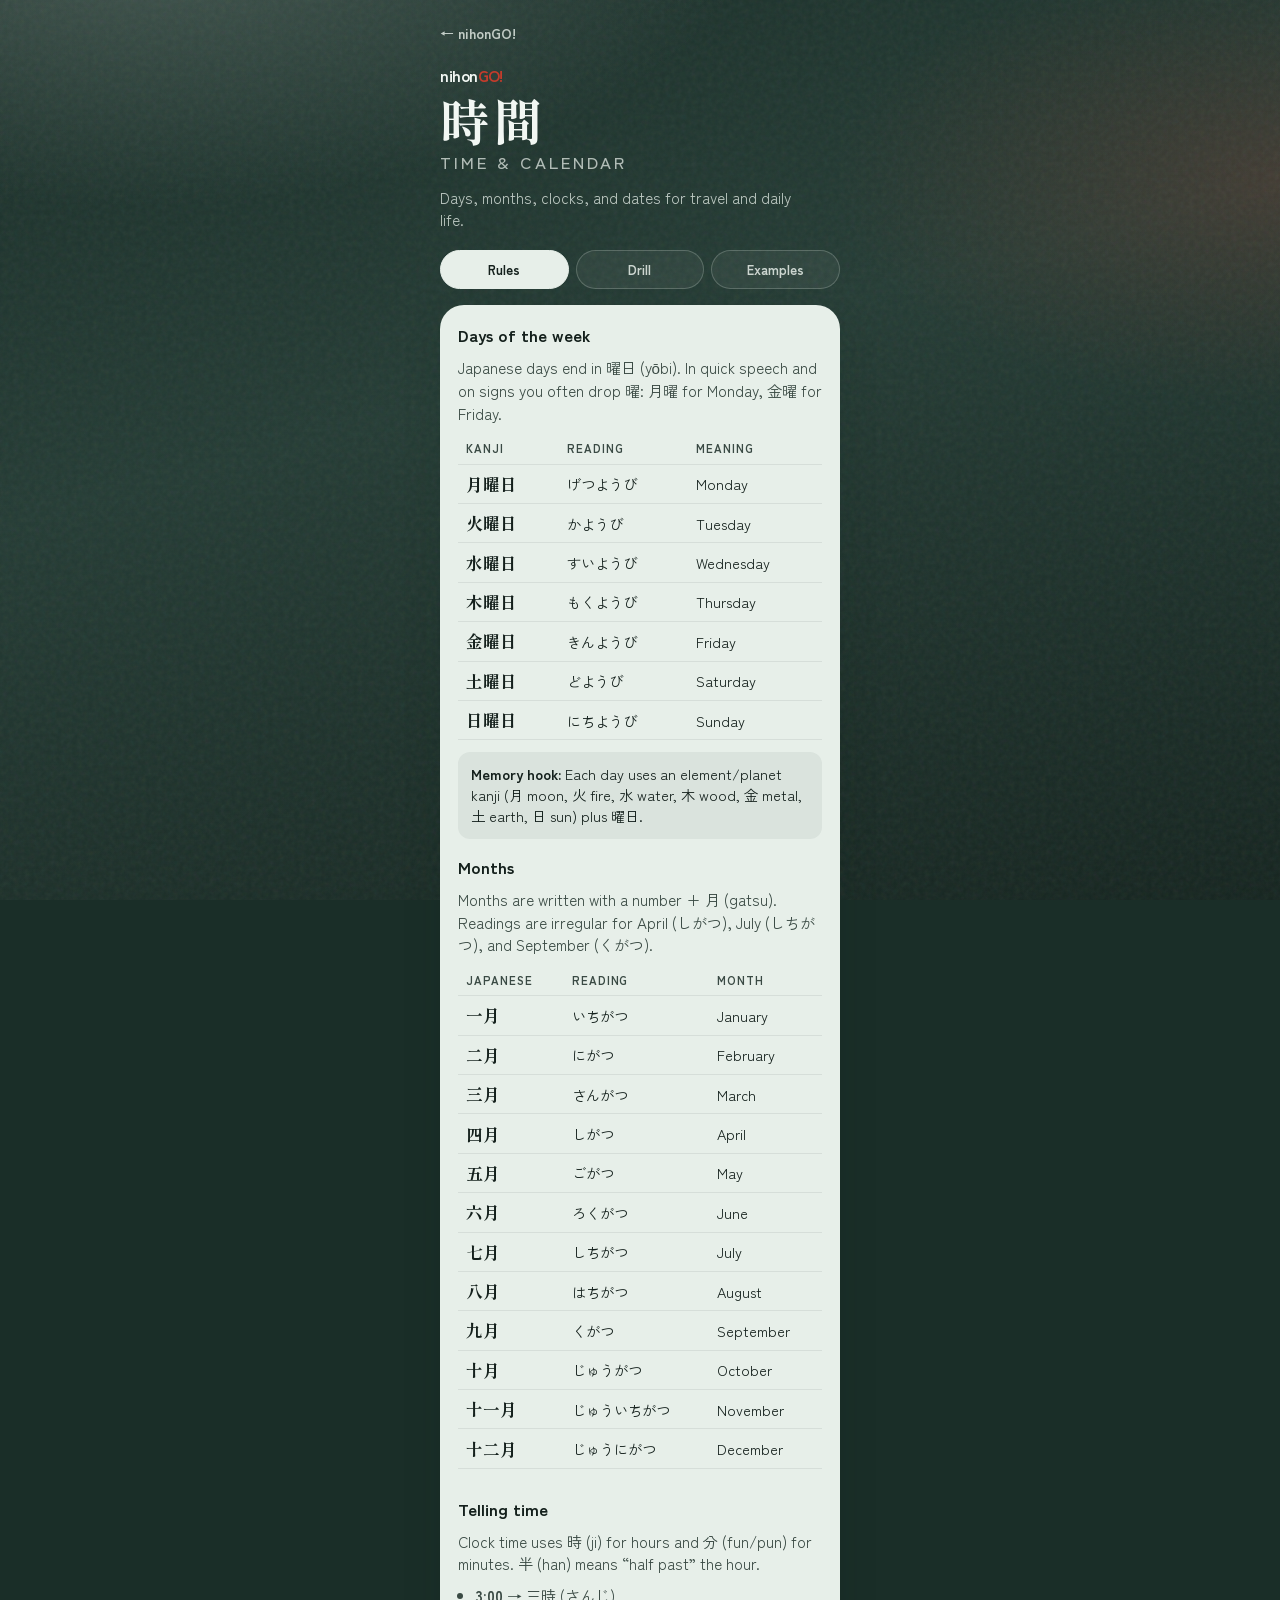
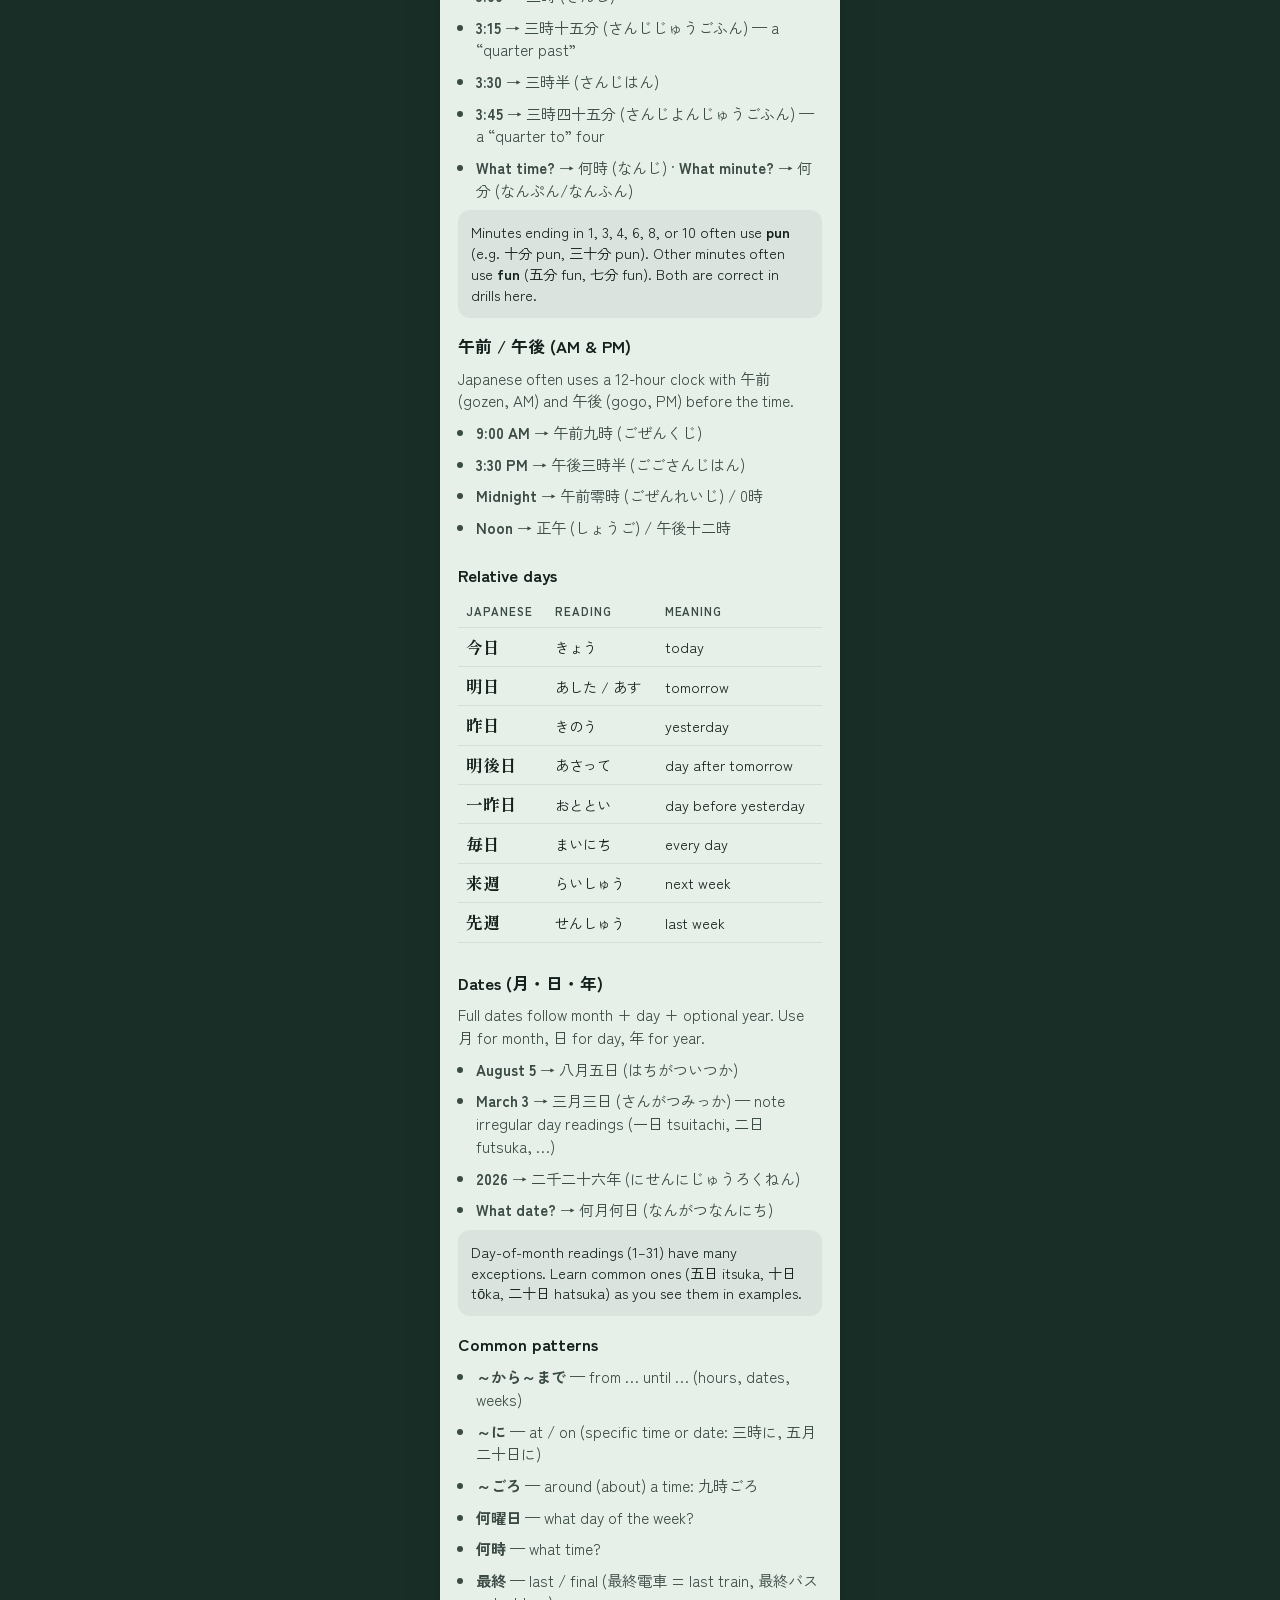
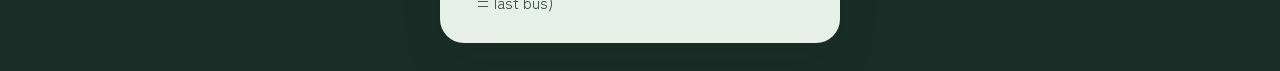
<file: time/index.html>
<!DOCTYPE html>
<html lang="en">
<head>
  <meta charset="UTF-8" />
  <meta name="viewport" content="width=device-width, initial-scale=1, viewport-fit=cover" />
  <meta name="theme-color" content="#1a2e28" />
  <meta name="apple-mobile-web-app-capable" content="yes" />
  <title>Time & Calendar — nihonGO!</title>
  <link rel="preconnect" href="https://fonts.googleapis.com" />
  <link rel="preconnect" href="https://fonts.gstatic.com" crossorigin />
  <link href="https://fonts.googleapis.com/css2?family=Shippori+Mincho:wght@500;700&family=Zen+Kaku+Gothic+New:wght@400;500;700&display=swap" rel="stylesheet" />
  <link rel="stylesheet" href="../shared.css" />
  <link rel="stylesheet" href="../shared/topic-module.css" />
</head>
<body>
  <div class="atmosphere" aria-hidden="true"></div>
  <main id="app">
    <section id="screen-home" class="screen active" aria-label="Home">
      <a class="home-link" href="../">← nihonGO!</a>
      <header class="brand-block">
        <p class="brand-eyebrow"><span class="brand-nihon">nihon</span><span class="brand-go">GO!</span></p>
        <p class="brand">時間</p>
        <h1 class="brand-latin">Time & Calendar</h1>
        <p class="tagline">Days, months, clocks, and dates for travel and daily life.</p>
      </header>
      <nav id="tab-nav" class="tab-nav" aria-label="Sections">
        <button type="button" class="tab-btn active" data-tab="rules">Rules</button>
        <button type="button" class="tab-btn" data-tab="drill">Drill</button>
        <button type="button" class="tab-btn" data-tab="examples">Examples</button>
      </nav>
      <div class="panel">
        <div id="rules-mount"></div>
        <div id="drill-panel" class="hidden">
          <form id="setup-form">
            <fieldset>
              <legend>Mode</legend>
              <div id="mode-list"></div>
            </fieldset>
            <fieldset>
              <legend>Topics</legend>
              <div id="category-list" class="category-list"></div>
            </fieldset>
            <fieldset>
              <legend>Cards per round</legend>
              <div class="pill-row" role="group">
                <label class="pill"><input type="radio" name="roundSize" value="10" checked /> 10</label>
                <label class="pill"><input type="radio" name="roundSize" value="20" /> 20</label>
                <label class="pill"><input type="radio" name="roundSize" value="all" /> All</label>
              </div>
            </fieldset>
            <button type="submit" class="btn primary" id="btn-start">Start round</button>
          </form>
        </div>
        <p id="examples-hint" class="hidden" style="margin-top:1rem;font-size:0.9rem;color:var(--ink-soft)">Tap the Examples tab to open longer phrases in context.</p>
      </div>
      <aside id="session-panel" class="session-panel hidden">
        <h2>This session</h2>
        <ul id="round-history" class="round-history"></ul>
        <p id="session-summary" class="session-summary"></p>
        <button type="button" id="btn-clear-session" class="btn ghost">Clear session</button>
      </aside>
    </section>
    <section id="screen-play" class="screen" aria-label="Drill" hidden>
      <div class="play-top">
        <button type="button" id="btn-quit" class="btn ghost small">End round</button>
        <div class="progress-meta"><span id="progress-label">1 / 10</span><span id="live-score">0 correct</span></div>
      </div>
      <div class="progress-bar" aria-hidden="true"><div id="progress-fill"></div></div>
      <div class="card-stage">
        <p id="prompt-label" class="prompt-label">Prompt</p>
        <div id="prompt" class="prompt" aria-live="polite"></div>
        <p id="prompt-hint" class="prompt-hint"></p>
      </div>
      <div id="choices" class="choices" role="group" aria-label="Answer choices"></div>
      <div id="feedback" class="feedback hidden" aria-live="assertive">
        <p id="feedback-verdict" class="feedback-verdict"></p>
        <p id="feedback-detail" class="feedback-detail"></p>
        <button type="button" id="btn-next" class="btn primary">Next</button>
      </div>
    </section>
    <section id="screen-revision" class="screen" aria-label="Revision" hidden>
      <div class="play-top">
        <button type="button" id="btn-rev-quit" class="btn ghost small">End revision</button>
        <div class="progress-meta"><span id="rev-progress-label">1 / 10</span></div>
      </div>
      <div class="progress-bar" aria-hidden="true"><div id="rev-progress-fill"></div></div>
      <div id="rev-mount"></div>
      <div class="card-nav">
        <button type="button" id="btn-rev-prev" class="btn ghost">Previous</button>
        <button type="button" id="btn-rev-next" class="btn primary">Next</button>
      </div>
    </section>
    <section id="screen-examples" class="screen" aria-label="Examples" hidden>
      <div class="play-top">
        <button type="button" id="btn-ex-quit" class="btn ghost small">Back</button>
        <div class="progress-meta"><span id="ex-progress-label">1 / 5</span></div>
      </div>
      <div class="progress-bar" aria-hidden="true"><div id="ex-progress-fill"></div></div>
      <div id="ex-mount"></div>
      <div class="card-nav">
        <button type="button" id="btn-ex-prev" class="btn ghost">Previous</button>
        <button type="button" id="btn-ex-next" class="btn primary">Next</button>
      </div>
    </section>
    <section id="screen-results" class="screen" aria-label="Results" hidden>
      <a class="home-link" href="../">← nihonGO!</a>
      <header class="results-header">
        <p class="brand-sm"><span class="brand-nihon">nihon</span><span class="brand-go">GO!</span> · 時間</p>
        <h2 id="results-title">Round complete</h2>
        <p id="results-score" class="results-score">0 / 10</p>
        <p id="results-pct" class="results-pct"></p>
      </header>
      <div id="missed-list" class="missed-list hidden"><h3>Review misses</h3><ul id="missed-items"></ul></div>
      <div class="results-actions">
        <button type="button" id="btn-again" class="btn primary">Play another round</button>
        <button type="button" id="btn-home" class="btn ghost">Back to menu</button>
      </div>
      <aside class="session-panel"><h2>Session rounds</h2><ul id="results-history" class="round-history"></ul></aside>
    </section>
  </main>
  <script src="../shared/topic-module.js"></script>
  <script src="data.js"></script>
  <script src="app.js"></script>
</body>
</html>
</file>
<file: shared.css>
:root {
  --ink: #14201c;
  --ink-soft: #3a4a44;
  --paper: #e7efe9;
  --moss: #1a2e28;
  --cinnabar: #c43c2c;
  --font-ui: "Zen Kaku Gothic New", sans-serif;
  --font-kana: "Shippori Mincho", serif;
  --safe-bottom: env(safe-area-inset-bottom, 0px);
  --safe-top: env(safe-area-inset-top, 0px);
  --shadow: 0 18px 40px rgba(20, 32, 28, 0.12);
}

*,
*::before,
*::after {
  box-sizing: border-box;
}

html,
body {
  margin: 0;
  min-height: 100%;
  font-family: var(--font-ui);
  color: var(--ink);
  background: var(--moss);
  -webkit-tap-highlight-color: transparent;
}

body {
  min-height: 100dvh;
}

.atmosphere {
  position: fixed;
  inset: 0;
  z-index: 0;
  pointer-events: none;
  background:
    radial-gradient(ellipse 90% 60% at 10% -10%, rgba(232, 245, 236, 0.22), transparent 55%),
    radial-gradient(ellipse 70% 50% at 100% 20%, rgba(196, 60, 44, 0.18), transparent 50%),
    linear-gradient(165deg, #1a2e28 0%, #243b34 42%, #15241f 100%);
}

.atmosphere::after {
  content: "";
  position: absolute;
  inset: 0;
  opacity: 0.07;
  background-image: url("data:image/svg+xml,%3Csvg viewBox='0 0 200 200' xmlns='http://www.w3.org/2000/svg'%3E%3Cfilter id='n'%3E%3CfeTurbulence type='fractalNoise' baseFrequency='0.85' numOctaves='4' stitchTiles='stitch'/%3E%3C/filter%3E%3Crect width='100%25' height='100%25' filter='url(%23n)'/%3E%3C/svg%3E");
}

.hub {
  position: relative;
  z-index: 1;
  max-width: 440px;
  margin: 0 auto;
  min-height: 100dvh;
  padding: calc(28px + var(--safe-top)) 20px calc(32px + var(--safe-bottom));
}

.brand-block {
  color: var(--paper);
  margin-bottom: 2rem;
}

.brand-mark {
  margin: 0;
  font-family: var(--font-ui);
  font-size: clamp(3rem, 14vw, 3.85rem);
  font-weight: 700;
  letter-spacing: -0.02em;
  line-height: 1;
  color: #f2f7f3;
}

.brand-nihon {
  letter-spacing: -0.03em;
}

.brand-go {
  color: var(--cinnabar);
  letter-spacing: -0.04em;
}

.brand-sub {
  margin: 0.55rem 0 0;
  font-family: var(--font-kana);
  font-size: 1.15rem;
  font-weight: 500;
  letter-spacing: 0.14em;
  color: rgba(231, 239, 233, 0.7);
}

.brand {
  margin: 0;
  font-family: var(--font-kana);
  font-size: clamp(2.4rem, 11vw, 3.1rem);
  font-weight: 700;
  letter-spacing: 0.06em;
  line-height: 1.05;
  color: #f2f7f3;
}

.brand-latin {
  margin: 0.35rem 0 0;
  font-size: 1.05rem;
  font-weight: 500;
  letter-spacing: 0.18em;
  text-transform: uppercase;
  color: rgba(231, 239, 233, 0.72);
}

.tagline {
  margin: 0.9rem 0 0;
  max-width: 22rem;
  font-size: 0.98rem;
  line-height: 1.45;
  color: rgba(231, 239, 233, 0.78);
}

.app-grid {
  display: grid;
  gap: 0.85rem;
}

.app-link {
  display: grid;
  grid-template-columns: auto 1fr auto;
  align-items: center;
  gap: 0.9rem;
  padding: 1.05rem 1.1rem;
  border-radius: 20px;
  background: var(--paper);
  color: var(--ink);
  text-decoration: none;
  box-shadow: var(--shadow);
  transition: transform 0.15s ease;
}

.app-link:active {
  transform: scale(0.985);
}

.app-link.soon {
  background: rgba(231, 239, 233, 0.12);
  color: var(--paper);
  box-shadow: none;
  border: 1.5px solid rgba(231, 239, 233, 0.18);
}

.app-kana {
  display: grid;
  place-items: center;
  width: 3.1rem;
  height: 3.1rem;
  border-radius: 14px;
  background: var(--moss);
  color: var(--paper);
  font-family: var(--font-kana);
  font-size: 1.65rem;
  font-weight: 700;
}

.app-link.soon .app-kana {
  background: rgba(231, 239, 233, 0.12);
}

.app-body {
  display: grid;
  gap: 0.2rem;
  min-width: 0;
}

.app-title {
  font-size: 1.08rem;
  font-weight: 700;
}

.app-title em {
  font-style: normal;
  font-size: 0.72rem;
  font-weight: 700;
  letter-spacing: 0.08em;
  text-transform: uppercase;
  margin-left: 0.4rem;
  color: rgba(231, 239, 233, 0.55);
  vertical-align: middle;
}

.app-link:not(.soon) .app-title em {
  color: var(--cinnabar);
}

.app-desc {
  font-size: 0.88rem;
  line-height: 1.35;
  color: var(--ink-soft);
}

.app-link.soon .app-desc {
  color: rgba(231, 239, 233, 0.65);
}

.app-chevron {
  font-size: 1.2rem;
  opacity: 0.45;
}

.hub-foot {
  margin: 1.75rem 0 0;
  font-size: 0.88rem;
  color: rgba(231, 239, 233, 0.55);
  text-align: center;
}

/* Shared back link used inside apps */
.home-link {
  display: inline-flex;
  align-items: center;
  gap: 0.35rem;
  color: rgba(231, 239, 233, 0.8);
  text-decoration: none;
  font-size: 0.88rem;
  font-weight: 600;
  margin-bottom: 1rem;
}

.home-link:hover {
  color: #fff;
}

.placeholder-panel {
  background: var(--paper);
  border-radius: 22px;
  padding: 1.4rem 1.2rem;
  box-shadow: var(--shadow);
}

.placeholder-panel h2 {
  margin: 0;
  font-size: 1.25rem;
}

.placeholder-panel p {
  margin: 0.65rem 0 0;
  color: var(--ink-soft);
  line-height: 1.45;
}

.btn {
  appearance: none;
  border: 0;
  border-radius: 999px;
  font-family: inherit;
  font-size: 1rem;
  font-weight: 700;
  padding: 0.95rem 1.35rem;
  cursor: pointer;
  text-decoration: none;
  display: inline-block;
  text-align: center;
}

.btn.primary {
  background: var(--cinnabar);
  color: #fffaf8;
  margin-top: 1.15rem;
  width: 100%;
}
</file>
<file: kana/styles.css>
:root {
  --ink: #14201c;
  --ink-soft: #3a4a44;
  --paper: #e7efe9;
  --paper-deep: #c8d9cf;
  --moss: #1a2e28;
  --moss-mid: #2f4f44;
  --cinnabar: #c43c2c;
  --correct: #1f6b4a;
  --wrong: #a83228;
  --choice: #f4f8f5;
  --choice-border: rgba(20, 32, 28, 0.12);
  --shadow: 0 18px 40px rgba(20, 32, 28, 0.12);
  --radius: 18px;
  --font-ui: "Zen Kaku Gothic New", sans-serif;
  --font-kana: "Shippori Mincho", serif;
  --safe-bottom: env(safe-area-inset-bottom, 0px);
  --safe-top: env(safe-area-inset-top, 0px);
}

*,
*::before,
*::after {
  box-sizing: border-box;
}

html,
body {
  margin: 0;
  min-height: 100%;
  font-family: var(--font-ui);
  color: var(--ink);
  background: var(--moss);
  -webkit-tap-highlight-color: transparent;
  -webkit-text-size-adjust: 100%;
}

body {
  min-height: 100dvh;
  overflow-x: hidden;
}

.atmosphere {
  position: fixed;
  inset: 0;
  z-index: 0;
  pointer-events: none;
  background:
    radial-gradient(ellipse 90% 60% at 10% -10%, rgba(232, 245, 236, 0.22), transparent 55%),
    radial-gradient(ellipse 70% 50% at 100% 20%, rgba(196, 60, 44, 0.18), transparent 50%),
    linear-gradient(165deg, #1a2e28 0%, #243b34 42%, #15241f 100%);
}

.atmosphere::after {
  content: "";
  position: absolute;
  inset: 0;
  opacity: 0.07;
  background-image: url("data:image/svg+xml,%3Csvg viewBox='0 0 200 200' xmlns='http://www.w3.org/2000/svg'%3E%3Cfilter id='n'%3E%3CfeTurbulence type='fractalNoise' baseFrequency='0.85' numOctaves='4' stitchTiles='stitch'/%3E%3C/filter%3E%3Crect width='100%25' height='100%25' filter='url(%23n)'/%3E%3C/svg%3E");
}

#app {
  position: relative;
  z-index: 1;
  max-width: 440px;
  margin: 0 auto;
  min-height: 100dvh;
  padding: calc(20px + var(--safe-top)) 20px calc(28px + var(--safe-bottom));
}

.screen {
  display: none;
  animation: rise 0.45s ease both;
}

.screen.active {
  display: block;
}

@keyframes rise {
  from {
    opacity: 0;
    transform: translateY(12px);
  }
  to {
    opacity: 1;
    transform: translateY(0);
  }
}

@keyframes pulse-in {
  from {
    opacity: 0;
    transform: scale(0.96);
  }
  to {
    opacity: 1;
    transform: scale(1);
  }
}

@keyframes shake {
  0%, 100% { transform: translateX(0); }
  25% { transform: translateX(-6px); }
  75% { transform: translateX(6px); }
}

.brand-block {
  color: var(--paper);
  margin-bottom: 1.75rem;
  padding-top: 0.5rem;
}

.brand-eyebrow {
  margin: 0 0 0.35rem;
  font-family: var(--font-ui);
  font-size: 1rem;
  font-weight: 700;
  letter-spacing: -0.02em;
  color: #f2f7f3;
}

.brand {
  margin: 0;
  font-family: var(--font-kana);
  font-size: clamp(2.6rem, 12vw, 3.4rem);
  font-weight: 700;
  letter-spacing: 0.06em;
  line-height: 1.05;
  color: #f2f7f3;
}

.brand-latin {
  margin: 0.35rem 0 0;
  font-size: 1.05rem;
  font-weight: 500;
  letter-spacing: 0.18em;
  text-transform: uppercase;
  color: rgba(231, 239, 233, 0.72);
}

.tagline {
  margin: 0.9rem 0 0;
  max-width: 22rem;
  font-size: 0.95rem;
  line-height: 1.45;
  color: rgba(231, 239, 233, 0.78);
}

.setup {
  background: var(--paper);
  border-radius: calc(var(--radius) + 6px);
  padding: 1.25rem 1.15rem 1.35rem;
  box-shadow: var(--shadow);
}

fieldset {
  border: 0;
  margin: 0 0 1.15rem;
  padding: 0;
}

legend {
  font-size: 0.78rem;
  font-weight: 700;
  letter-spacing: 0.12em;
  text-transform: uppercase;
  color: var(--ink-soft);
  margin-bottom: 0.55rem;
}

.check,
.radio {
  display: flex;
  align-items: center;
  gap: 0.65rem;
  padding: 0.55rem 0.15rem;
  font-size: 1rem;
  cursor: pointer;
}

.check input,
.radio input {
  width: 1.1rem;
  height: 1.1rem;
  accent-color: var(--moss-mid);
}

.pill-row {
  display: flex;
  gap: 0.5rem;
}

.pill {
  flex: 1;
  position: relative;
  cursor: pointer;
}

.pill input {
  position: absolute;
  opacity: 0;
  pointer-events: none;
}

.pill span,
.pill {
  text-align: center;
}

.pill {
  display: grid;
  place-items: center;
  min-height: 2.75rem;
  border-radius: 999px;
  background: rgba(20, 32, 28, 0.06);
  font-weight: 700;
  transition: background 0.2s, color 0.2s, transform 0.15s;
}

.pill:has(input:checked) {
  background: var(--moss);
  color: var(--paper);
}

.btn {
  appearance: none;
  border: 0;
  border-radius: 999px;
  font-family: inherit;
  font-size: 1rem;
  font-weight: 700;
  padding: 0.95rem 1.35rem;
  cursor: pointer;
  transition: transform 0.15s ease, background 0.2s, opacity 0.2s;
  width: 100%;
}

.btn:active {
  transform: scale(0.98);
}

.btn.primary {
  background: var(--cinnabar);
  color: #fffaf8;
}

.btn.primary:hover {
  background: #a83224;
}

.btn.ghost {
  background: transparent;
  color: var(--paper);
  border: 1.5px solid rgba(231, 239, 233, 0.35);
}

.btn.ghost.small {
  width: auto;
  padding: 0.45rem 0.85rem;
  font-size: 0.85rem;
}

#screen-play .btn.ghost,
#screen-results .btn.ghost {
  color: var(--paper);
}

#screen-results .btn.ghost {
  margin-top: 0.5rem;
}

.setup .btn.primary {
  margin-top: 0.25rem;
}

.session-panel {
  margin-top: 1.5rem;
  color: var(--paper);
}

.session-panel.hidden {
  display: none;
}

.session-panel h2,
.missed-list h3 {
  margin: 0 0 0.65rem;
  font-size: 0.78rem;
  font-weight: 700;
  letter-spacing: 0.12em;
  text-transform: uppercase;
  color: rgba(231, 239, 233, 0.65);
}

.round-history {
  list-style: none;
  margin: 0;
  padding: 0;
  display: grid;
  gap: 0.45rem;
}

.round-history li {
  display: flex;
  justify-content: space-between;
  gap: 0.75rem;
  padding: 0.7rem 0.85rem;
  border-radius: 12px;
  background: rgba(231, 239, 233, 0.08);
  font-size: 0.92rem;
}

.round-history .score {
  font-weight: 700;
  font-variant-numeric: tabular-nums;
}

.session-summary {
  margin: 0.75rem 0;
  font-size: 0.9rem;
  color: rgba(231, 239, 233, 0.8);
}

#btn-clear-session {
  margin-top: 0.25rem;
}

.play-top {
  display: flex;
  justify-content: space-between;
  align-items: center;
  color: var(--paper);
  margin-bottom: 0.75rem;
}

.progress-meta {
  display: flex;
  flex-direction: column;
  align-items: flex-end;
  gap: 0.15rem;
  font-size: 0.88rem;
  font-variant-numeric: tabular-nums;
}

#live-score {
  color: rgba(231, 239, 233, 0.7);
}

.progress-bar {
  height: 4px;
  border-radius: 999px;
  background: rgba(231, 239, 233, 0.15);
  overflow: hidden;
  margin-bottom: 1.25rem;
}

#progress-fill {
  height: 100%;
  width: 0%;
  background: linear-gradient(90deg, #7eb89a, #e8f5ec);
  transition: width 0.35s ease;
}

.card-stage {
  background: var(--paper);
  border-radius: calc(var(--radius) + 8px);
  padding: 1.75rem 1.25rem 1.5rem;
  text-align: center;
  box-shadow: var(--shadow);
  animation: pulse-in 0.35s ease both;
}

.prompt-label {
  margin: 0;
  font-size: 0.78rem;
  font-weight: 700;
  letter-spacing: 0.14em;
  text-transform: uppercase;
  color: var(--ink-soft);
}

.prompt {
  margin: 0.35rem 0 0.2rem;
  font-family: var(--font-kana);
  font-size: clamp(5rem, 28vw, 7rem);
  font-weight: 700;
  line-height: 1.1;
  color: var(--ink);
  min-height: 1.2em;
}

.prompt.romaji-prompt {
  font-family: var(--font-ui);
  font-size: clamp(3rem, 16vw, 4.2rem);
  letter-spacing: 0.04em;
  text-transform: lowercase;
}

.script-hint {
  margin: 0;
  font-size: 0.85rem;
  color: var(--ink-soft);
  text-transform: capitalize;
}

.choices {
  display: grid;
  grid-template-columns: 1fr 1fr;
  gap: 0.65rem;
  margin-top: 1.1rem;
}

.choices.hidden {
  display: none;
}

.type-form {
  margin-top: 1.1rem;
  display: grid;
  gap: 0.75rem;
}

.type-form.hidden {
  display: none;
}

.type-label {
  position: absolute;
  width: 1px;
  height: 1px;
  padding: 0;
  margin: -1px;
  overflow: hidden;
  clip: rect(0, 0, 0, 0);
  white-space: nowrap;
  border: 0;
}

.type-input {
  appearance: none;
  width: 100%;
  border: 1.5px solid var(--choice-border);
  background: var(--choice);
  color: var(--ink);
  border-radius: 16px;
  min-height: 3.6rem;
  padding: 0.75rem 1rem;
  font-family: inherit;
  font-size: 1.35rem;
  font-weight: 700;
  text-align: center;
  letter-spacing: 0.04em;
}

.type-input.kana-input {
  font-family: var(--font-kana);
  font-size: 1.85rem;
  letter-spacing: 0.08em;
}

.type-input:focus {
  outline: 2px solid var(--moss-mid);
  outline-offset: 2px;
}

.type-input:disabled {
  opacity: 0.75;
}

.type-form .btn.primary {
  margin: 0;
}

.choice {
  appearance: none;
  border: 1.5px solid var(--choice-border);
  background: var(--choice);
  color: var(--ink);
  border-radius: 16px;
  min-height: 3.6rem;
  padding: 0.75rem;
  font-family: inherit;
  font-size: 1.15rem;
  font-weight: 700;
  cursor: pointer;
  transition: transform 0.12s, background 0.2s, border-color 0.2s, color 0.2s;
}

.choice.kana-choice {
  font-family: var(--font-kana);
  font-size: 1.65rem;
}

.choice:active:not(:disabled) {
  transform: scale(0.97);
}

.choice:disabled {
  cursor: default;
}

.choice.correct {
  background: #d8efe3;
  border-color: var(--correct);
  color: var(--correct);
}

.choice.wrong {
  background: #f7ddd9;
  border-color: var(--wrong);
  color: var(--wrong);
  animation: shake 0.35s ease;
}

.choice.dim {
  opacity: 0.45;
}

.feedback {
  margin-top: 1rem;
  padding: 1rem 1.1rem 1.15rem;
  border-radius: var(--radius);
  background: rgba(231, 239, 233, 0.1);
  color: var(--paper);
  animation: rise 0.3s ease both;
}

.feedback.hidden {
  display: none;
}

.feedback.is-correct {
  background: rgba(31, 107, 74, 0.35);
}

.feedback.is-wrong {
  background: rgba(168, 50, 40, 0.35);
}

.feedback-verdict {
  margin: 0;
  font-size: 1.15rem;
  font-weight: 700;
}

.feedback-detail {
  margin: 0.35rem 0 0.95rem;
  font-size: 0.98rem;
  line-height: 1.4;
  color: rgba(242, 247, 243, 0.9);
}

.feedback-detail strong {
  font-family: var(--font-kana);
  font-size: 1.15em;
}

.results-header {
  text-align: center;
  color: var(--paper);
  margin-bottom: 1.5rem;
}

.brand-sm {
  margin: 0;
  font-family: var(--font-ui);
  font-size: 1.05rem;
  font-weight: 700;
  letter-spacing: -0.02em;
}

.brand-sm .brand-go {
  color: var(--cinnabar);
}

.results-header h2 {
  margin: 0.4rem 0 0;
  font-size: 1.5rem;
  font-weight: 700;
}

.results-score {
  margin: 1rem 0 0;
  font-size: clamp(2.8rem, 14vw, 3.6rem);
  font-weight: 700;
  font-variant-numeric: tabular-nums;
  line-height: 1;
}

.results-pct {
  margin: 0.4rem 0 0;
  color: rgba(231, 239, 233, 0.75);
}

.missed-list {
  background: var(--paper);
  border-radius: var(--radius);
  padding: 1rem 1.1rem;
  margin-bottom: 1.15rem;
  color: var(--ink);
}

.missed-list.hidden {
  display: none;
}

.missed-list h3 {
  color: var(--ink-soft);
}

#missed-items {
  list-style: none;
  margin: 0;
  padding: 0;
  display: grid;
  gap: 0.4rem;
}

#missed-items li {
  display: flex;
  justify-content: space-between;
  align-items: baseline;
  gap: 0.75rem;
  padding: 0.45rem 0;
  border-bottom: 1px solid rgba(20, 32, 28, 0.08);
  font-size: 0.98rem;
}

#missed-items li:last-child {
  border-bottom: 0;
}

#missed-items .kana {
  font-family: var(--font-kana);
  font-size: 1.35rem;
  font-weight: 700;
}

#missed-items .fix {
  color: var(--wrong);
  text-decoration: line-through;
  opacity: 0.7;
  margin-right: 0.35rem;
}

#missed-items .right {
  color: var(--correct);
  font-weight: 700;
}

.results-actions {
  margin-bottom: 1.25rem;
}

.hidden {
  display: none !important;
}

@media (min-width: 480px) {
  #app {
    padding-top: calc(32px + var(--safe-top));
  }
}
</file>
<file: kanji/styles.css>
:root {
  --ink: #14201c;
  --ink-soft: #3a4a44;
  --paper: #e7efe9;
  --paper-deep: #c8d9cf;
  --moss: #1a2e28;
  --moss-mid: #2f4f44;
  --cinnabar: #c43c2c;
  --correct: #1f6b4a;
  --wrong: #a83228;
  --choice: #f4f8f5;
  --choice-border: rgba(20, 32, 28, 0.12);
  --shadow: 0 18px 40px rgba(20, 32, 28, 0.12);
  --radius: 18px;
  --font-ui: "Zen Kaku Gothic New", sans-serif;
  --font-kana: "Shippori Mincho", serif;
  --safe-bottom: env(safe-area-inset-bottom, 0px);
  --safe-top: env(safe-area-inset-top, 0px);
}

#app {
  position: relative;
  z-index: 1;
  max-width: 440px;
  margin: 0 auto;
  min-height: 100dvh;
  padding: calc(20px + var(--safe-top)) 20px calc(28px + var(--safe-bottom));
}

.screen {
  display: none;
  animation: rise 0.45s ease both;
}

.screen.active {
  display: block;
}

@keyframes rise {
  from {
    opacity: 0;
    transform: translateY(12px);
  }
  to {
    opacity: 1;
    transform: translateY(0);
  }
}

@keyframes shake {
  0%, 100% { transform: translateX(0); }
  25% { transform: translateX(-6px); }
  75% { transform: translateX(6px); }
}

.brand-block {
  color: var(--paper);
  margin-bottom: 1.75rem;
  padding-top: 0.5rem;
}

.brand-eyebrow {
  margin: 0 0 0.35rem;
  font-family: var(--font-ui);
  font-size: 1rem;
  font-weight: 700;
  letter-spacing: -0.02em;
  color: #f2f7f3;
}

.brand {
  margin: 0;
  font-family: var(--font-kana);
  font-size: clamp(2.6rem, 12vw, 3.4rem);
  font-weight: 700;
  letter-spacing: 0.06em;
  line-height: 1.05;
  color: #f2f7f3;
}

.brand-latin {
  margin: 0.35rem 0 0;
  font-size: 1.05rem;
  font-weight: 500;
  letter-spacing: 0.18em;
  text-transform: uppercase;
  color: rgba(231, 239, 233, 0.72);
}

.tagline {
  margin: 0.9rem 0 0;
  max-width: 22rem;
  font-size: 0.95rem;
  line-height: 1.45;
  color: rgba(231, 239, 233, 0.78);
}

.setup {
  background: var(--paper);
  border-radius: calc(var(--radius) + 6px);
  padding: 1.25rem 1.15rem 1.35rem;
  box-shadow: var(--shadow);
}

fieldset {
  border: 0;
  margin: 0 0 1.15rem;
  padding: 0;
}

legend {
  font-size: 0.78rem;
  font-weight: 700;
  letter-spacing: 0.12em;
  text-transform: uppercase;
  color: var(--ink-soft);
  margin-bottom: 0.55rem;
}

.check,
.radio {
  display: flex;
  align-items: flex-start;
  gap: 0.65rem;
  padding: 0.55rem 0.15rem;
  font-size: 0.98rem;
  line-height: 1.35;
  cursor: pointer;
}

.check input,
.radio input {
  width: 1.1rem;
  height: 1.1rem;
  margin-top: 0.15rem;
  accent-color: var(--moss-mid);
  flex-shrink: 0;
}

.category-list {
  display: grid;
  gap: 0.15rem;
}

.pill-row {
  display: flex;
  gap: 0.5rem;
}

.pill {
  flex: 1;
  position: relative;
  cursor: pointer;
  display: grid;
  place-items: center;
  min-height: 2.75rem;
  border-radius: 999px;
  background: rgba(20, 32, 28, 0.06);
  font-weight: 700;
  text-align: center;
  transition: background 0.2s, color 0.2s, transform 0.15s;
}

.pill input {
  position: absolute;
  opacity: 0;
  pointer-events: none;
}

.pill:has(input:checked) {
  background: var(--moss);
  color: var(--paper);
}

.btn {
  appearance: none;
  border: 0;
  border-radius: 999px;
  font-family: inherit;
  font-size: 1rem;
  font-weight: 700;
  padding: 0.95rem 1.35rem;
  cursor: pointer;
  transition: transform 0.15s ease, background 0.2s, opacity 0.2s;
  width: 100%;
}

.btn:active {
  transform: scale(0.98);
}

.btn.primary {
  background: var(--cinnabar);
  color: #fffaf8;
}

.btn.primary:hover {
  background: #a83224;
}

.btn.ghost {
  background: transparent;
  color: var(--paper);
  border: 1.5px solid rgba(231, 239, 233, 0.35);
}

.btn.ghost.small {
  width: auto;
  padding: 0.45rem 0.85rem;
  font-size: 0.85rem;
}

#screen-play .btn.ghost,
#screen-revision .btn.ghost,
#screen-flip-list .btn.ghost,
#screen-results .btn.ghost {
  color: var(--paper);
}

#screen-results .btn.ghost {
  margin-top: 0.5rem;
}

.setup .btn.primary {
  margin-top: 0.25rem;
}

.session-panel {
  margin-top: 1.5rem;
  color: var(--paper);
}

.session-panel.hidden {
  display: none;
}

.session-panel h2,
.missed-list h3 {
  margin: 0 0 0.65rem;
  font-size: 0.78rem;
  font-weight: 700;
  letter-spacing: 0.12em;
  text-transform: uppercase;
  color: rgba(231, 239, 233, 0.65);
}

.round-history {
  list-style: none;
  margin: 0;
  padding: 0;
  display: grid;
  gap: 0.45rem;
}

.round-history li {
  display: flex;
  justify-content: space-between;
  gap: 0.75rem;
  padding: 0.7rem 0.85rem;
  border-radius: 12px;
  background: rgba(231, 239, 233, 0.08);
  font-size: 0.92rem;
}

.round-history .score {
  font-weight: 700;
  font-variant-numeric: tabular-nums;
  flex-shrink: 0;
}

.session-summary {
  margin: 0.75rem 0;
  font-size: 0.9rem;
  color: rgba(231, 239, 233, 0.8);
}

.play-top {
  display: flex;
  justify-content: space-between;
  align-items: center;
  color: var(--paper);
  margin-bottom: 0.75rem;
}

.progress-meta {
  display: flex;
  flex-direction: column;
  align-items: flex-end;
  gap: 0.15rem;
  font-size: 0.88rem;
  font-variant-numeric: tabular-nums;
}

#live-score {
  color: rgba(231, 239, 233, 0.7);
}

.progress-bar {
  height: 6px;
  border-radius: 999px;
  background: rgba(231, 239, 233, 0.15);
  overflow: hidden;
  margin-bottom: 1.25rem;
}

.progress-bar div {
  height: 100%;
  width: 0;
  border-radius: inherit;
  background: linear-gradient(90deg, #c43c2c, #e07a4f);
  transition: width 0.25s ease;
}

.card-stage {
  background: var(--paper);
  border-radius: calc(var(--radius) + 4px);
  padding: 1.35rem 1.15rem 1.2rem;
  text-align: center;
  box-shadow: var(--shadow);
  animation: rise 0.35s ease both;
}

.prompt-label {
  margin: 0;
  font-size: 0.78rem;
  font-weight: 700;
  letter-spacing: 0.12em;
  text-transform: uppercase;
  color: var(--ink-soft);
}

.prompt {
  margin: 0.55rem 0 0.35rem;
  font-family: var(--font-kana);
  font-size: clamp(3.2rem, 18vw, 4.5rem);
  font-weight: 700;
  line-height: 1.1;
  color: var(--ink);
}

.prompt.text-prompt {
  font-family: var(--font-ui);
  font-size: clamp(1.35rem, 6vw, 1.75rem);
  font-weight: 700;
  line-height: 1.35;
  letter-spacing: 0.01em;
}

.prompt-hint {
  margin: 0;
  font-size: 0.85rem;
  color: var(--ink-soft);
}

.choices {
  display: grid;
  grid-template-columns: 1fr;
  gap: 0.65rem;
  margin-top: 1.1rem;
}

.choices.two-col {
  grid-template-columns: 1fr 1fr;
}

.choice {
  appearance: none;
  border: 1.5px solid var(--choice-border);
  background: var(--choice);
  color: var(--ink);
  border-radius: 16px;
  min-height: 3.4rem;
  padding: 0.75rem 0.9rem;
  font-family: inherit;
  font-size: 1rem;
  font-weight: 700;
  line-height: 1.3;
  text-align: left;
  cursor: pointer;
  transition: transform 0.12s, background 0.2s, border-color 0.2s, color 0.2s;
}

.choice.kanji-choice {
  font-family: var(--font-kana);
  font-size: 2rem;
  text-align: center;
}

.choice:active:not(:disabled) {
  transform: scale(0.97);
}

.choice:disabled {
  cursor: default;
}

.choice.correct {
  background: #d8efe3;
  border-color: var(--correct);
  color: var(--correct);
}

.choice.wrong {
  background: #f7ddd9;
  border-color: var(--wrong);
  color: var(--wrong);
  animation: shake 0.35s ease;
}

.choice.dim {
  opacity: 0.45;
}

.feedback {
  margin-top: 1rem;
  padding: 1rem 1.1rem 1.15rem;
  border-radius: var(--radius);
  background: rgba(231, 239, 233, 0.1);
  color: var(--paper);
  animation: rise 0.3s ease both;
}

.feedback.hidden {
  display: none;
}

.feedback.is-correct {
  background: rgba(31, 107, 74, 0.35);
}

.feedback.is-wrong {
  background: rgba(168, 50, 40, 0.35);
}

.feedback-verdict {
  margin: 0;
  font-size: 1.15rem;
  font-weight: 700;
}

.feedback-detail {
  margin: 0.35rem 0 0.95rem;
  font-size: 0.98rem;
  line-height: 1.45;
  color: rgba(242, 247, 243, 0.9);
}

.feedback-detail strong {
  font-family: var(--font-kana);
  font-size: 1.1em;
}

.flip-hint {
  margin: 0 0 1rem;
  font-size: 0.88rem;
  color: rgba(231, 239, 233, 0.7);
  text-align: center;
}

.flip-list {
  display: grid;
  gap: 1rem;
  padding-bottom: 1.5rem;
}

.flip-group-title {
  margin: 0.25rem 0 0;
  font-size: 0.78rem;
  font-weight: 700;
  letter-spacing: 0.12em;
  text-transform: uppercase;
  color: rgba(231, 239, 233, 0.65);
}

.flip-grid {
  display: grid;
  grid-template-columns: repeat(3, 1fr);
  gap: 0.65rem;
}

.flip-tile {
  appearance: none;
  -webkit-appearance: none;
  border: 0;
  margin: 0;
  padding: 0;
  background: transparent;
  cursor: pointer;
  height: 6.25rem;
  touch-action: manipulation;
  -webkit-tap-highlight-color: transparent;
  user-select: none;
  -webkit-user-select: none;
}

.flip-inner {
  display: block;
  position: relative;
  width: 100%;
  height: 100%;
}

.flip-face {
  display: grid;
  place-items: center;
  position: absolute;
  inset: 0;
  border-radius: 16px;
  box-shadow: var(--shadow);
  padding: 0.4rem 0.35rem;
  box-sizing: border-box;
  transition:
    opacity 0.22s ease,
    transform 0.35s cubic-bezier(0.4, 0.2, 0.2, 1);
  -webkit-transform: translateZ(0);
  transform: translateZ(0);
}

.flip-front {
  background: var(--paper);
  color: var(--ink);
  font-family: var(--font-kana);
  font-size: clamp(1.85rem, 9vw, 2.35rem);
  font-weight: 700;
  opacity: 1;
  -webkit-transform: rotateY(0deg);
  transform: rotateY(0deg);
}

.flip-back {
  background: #243b34;
  color: var(--paper);
  gap: 0.2rem;
  align-content: center;
  text-align: center;
  opacity: 0;
  pointer-events: none;
  -webkit-transform: rotateY(90deg);
  transform: rotateY(90deg);
}

.flip-tile.is-flipped .flip-front {
  opacity: 0;
  pointer-events: none;
  -webkit-transform: rotateY(-90deg);
  transform: rotateY(-90deg);
}

.flip-tile.is-flipped .flip-back {
  opacity: 1;
  pointer-events: auto;
  -webkit-transform: rotateY(0deg);
  transform: rotateY(0deg);
}

.flip-back-reading {
  display: block;
  font-family: var(--font-kana);
  font-size: 0.82rem;
  font-weight: 700;
  line-height: 1.2;
  word-break: break-word;
}

.flip-back-meaning {
  display: block;
  font-size: 0.72rem;
  font-weight: 600;
  line-height: 1.25;
  opacity: 0.92;
  word-break: break-word;
}

.flip-tile:focus-visible .flip-front,
.flip-tile:focus-visible .flip-back {
  outline: 2px solid var(--cinnabar);
  outline-offset: 2px;
}

@media (min-width: 420px) {
  .flip-grid {
    grid-template-columns: repeat(4, 1fr);
  }
}

.revision-card {
  background: var(--paper);
  border-radius: calc(var(--radius) + 4px);
  padding: 1.35rem 1.2rem 1.25rem;
  box-shadow: var(--shadow);
  animation: rise 0.35s ease both;
}

.revision-category {
  margin: 0 0 0.5rem;
  font-size: 0.78rem;
  font-weight: 700;
  letter-spacing: 0.12em;
  text-transform: uppercase;
  color: var(--ink-soft);
}

.revision-kanji {
  font-family: var(--font-kana);
  font-size: clamp(4rem, 22vw, 5.5rem);
  font-weight: 700;
  line-height: 1.05;
  text-align: center;
  color: var(--ink);
  margin-bottom: 1rem;
}

.revision-details {
  margin: 0;
  display: grid;
  gap: 0.85rem;
}

.revision-details div {
  border-top: 1px solid rgba(20, 32, 28, 0.08);
  padding-top: 0.75rem;
}

.revision-details dt {
  margin: 0 0 0.25rem;
  font-size: 0.72rem;
  font-weight: 700;
  letter-spacing: 0.1em;
  text-transform: uppercase;
  color: var(--ink-soft);
}

.revision-details dd {
  margin: 0;
  font-size: 1.05rem;
  line-height: 1.4;
  color: var(--ink);
}

.revision-details dd:last-child {
  font-family: var(--font-kana);
  font-size: 1.15rem;
}

.revision-nav {
  display: grid;
  grid-template-columns: 1fr 1fr;
  gap: 0.65rem;
  margin-top: 1rem;
}

.results-header {
  text-align: center;
  color: var(--paper);
  margin-bottom: 1.25rem;
}

.brand-sm {
  margin: 0 0 0.75rem;
  font-size: 0.9rem;
  color: rgba(231, 239, 233, 0.75);
}

.results-score {
  margin: 0.35rem 0 0;
  font-size: clamp(2.4rem, 12vw, 3rem);
  font-weight: 700;
  color: #f2f7f3;
}

.results-pct {
  margin: 0.4rem 0 0;
  color: rgba(231, 239, 233, 0.75);
}

.missed-list {
  background: var(--paper);
  border-radius: var(--radius);
  padding: 1rem 1.1rem;
  margin-bottom: 1.15rem;
  color: var(--ink);
}

.missed-list.hidden {
  display: none;
}

.missed-list h3 {
  color: var(--ink-soft);
}

#missed-items {
  list-style: none;
  margin: 0;
  padding: 0;
  display: grid;
  gap: 0.55rem;
}

#missed-items li {
  display: grid;
  gap: 0.2rem;
  padding: 0.55rem 0;
  border-bottom: 1px solid rgba(20, 32, 28, 0.08);
  font-size: 0.95rem;
}

#missed-items li:last-child {
  border-bottom: 0;
}

#missed-items .kana {
  font-family: var(--font-kana);
  font-size: 1.6rem;
  font-weight: 700;
}

#missed-items .meta {
  color: var(--ink-soft);
  font-size: 0.88rem;
}

#missed-items .wrong {
  color: var(--wrong);
  text-decoration: line-through;
}

#missed-items .right {
  color: var(--correct);
  font-weight: 700;
}

.results-actions {
  margin-bottom: 1.25rem;
}

.hidden {
  display: none !important;
}
</file>
<file: shared/topic-module.css>
:root {
  --ink: #14201c;
  --ink-soft: #3a4a44;
  --paper: #e7efe9;
  --moss: #1a2e28;
  --moss-mid: #2f4f44;
  --cinnabar: #c43c2c;
  --correct: #1f6b4a;
  --wrong: #a83228;
  --choice: #f4f8f5;
  --choice-border: rgba(20, 32, 28, 0.12);
  --shadow: 0 18px 40px rgba(20, 32, 28, 0.12);
  --radius: 18px;
  --font-ui: "Zen Kaku Gothic New", sans-serif;
  --font-kana: "Shippori Mincho", serif;
  --safe-bottom: env(safe-area-inset-bottom, 0px);
  --safe-top: env(safe-area-inset-top, 0px);
}

#app {
  position: relative;
  z-index: 1;
  max-width: 440px;
  margin: 0 auto;
  min-height: 100dvh;
  padding: calc(20px + var(--safe-top)) 20px calc(28px + var(--safe-bottom));
}

.screen {
  display: none;
  animation: rise 0.45s ease both;
}

.screen.active {
  display: block;
}

@keyframes rise {
  from {
    opacity: 0;
    transform: translateY(12px);
  }
  to {
    opacity: 1;
    transform: translateY(0);
  }
}

@keyframes shake {
  0%, 100% { transform: translateX(0); }
  25% { transform: translateX(-6px); }
  75% { transform: translateX(6px); }
}

.brand-block {
  color: var(--paper);
  margin-bottom: 1.25rem;
  padding-top: 0.25rem;
}

.brand-eyebrow {
  margin: 0 0 0.35rem;
  font-family: var(--font-ui);
  font-size: 1rem;
  font-weight: 700;
  letter-spacing: -0.02em;
  color: #f2f7f3;
}

.brand {
  margin: 0;
  font-family: var(--font-kana);
  font-size: clamp(2.4rem, 11vw, 3.1rem);
  font-weight: 700;
  letter-spacing: 0.06em;
  line-height: 1.05;
  color: #f2f7f3;
}

.brand-latin {
  margin: 0.35rem 0 0;
  font-size: 1.05rem;
  font-weight: 500;
  letter-spacing: 0.18em;
  text-transform: uppercase;
  color: rgba(231, 239, 233, 0.72);
}

.tagline {
  margin: 0.75rem 0 0;
  max-width: 22rem;
  font-size: 0.95rem;
  line-height: 1.45;
  color: rgba(231, 239, 233, 0.78);
}

.tab-nav {
  display: grid;
  grid-template-columns: repeat(3, 1fr);
  gap: 0.45rem;
  margin-bottom: 1rem;
}

.tab-btn {
  appearance: none;
  border: 1.5px solid rgba(231, 239, 233, 0.22);
  background: rgba(231, 239, 233, 0.06);
  color: rgba(231, 239, 233, 0.85);
  border-radius: 999px;
  padding: 0.55rem 0.35rem;
  font-family: inherit;
  font-size: 0.82rem;
  font-weight: 700;
  cursor: pointer;
  transition: background 0.2s, color 0.2s, border-color 0.2s;
}

.tab-btn.active {
  background: var(--paper);
  color: var(--ink);
  border-color: var(--paper);
}

.panel {
  background: var(--paper);
  border-radius: calc(var(--radius) + 6px);
  padding: 1.15rem 1.1rem 1.25rem;
  box-shadow: var(--shadow);
}

.rules-panel {
  display: grid;
  gap: 1rem;
}

.rule-section h2 {
  margin: 0 0 0.55rem;
  font-size: 1.05rem;
  color: var(--ink);
}

.rule-section p,
.rule-section li {
  margin: 0 0 0.55rem;
  font-size: 0.95rem;
  line-height: 1.5;
  color: var(--ink-soft);
}

.rule-section ul {
  margin: 0 0 0.55rem;
  padding-left: 1.15rem;
}

.rule-table-wrap {
  overflow-x: auto;
  margin: 0.5rem 0 0.75rem;
}

.rule-table {
  width: 100%;
  border-collapse: collapse;
  font-size: 0.9rem;
}

.rule-table th,
.rule-table td {
  padding: 0.45rem 0.55rem;
  border-bottom: 1px solid rgba(20, 32, 28, 0.08);
  text-align: left;
}

.rule-table th {
  font-size: 0.72rem;
  letter-spacing: 0.08em;
  text-transform: uppercase;
  color: var(--ink-soft);
}

.rule-table .jp {
  font-family: var(--font-kana);
  font-size: 1.05rem;
  font-weight: 700;
}

.tip-box {
  margin-top: 0.5rem;
  padding: 0.75rem 0.85rem;
  border-radius: 12px;
  background: rgba(26, 46, 40, 0.06);
  font-size: 0.9rem;
  line-height: 1.45;
  color: var(--ink);
}

fieldset {
  border: 0;
  margin: 0 0 1.15rem;
  padding: 0;
}

legend {
  font-size: 0.78rem;
  font-weight: 700;
  letter-spacing: 0.12em;
  text-transform: uppercase;
  color: var(--ink-soft);
  margin-bottom: 0.55rem;
}

.check,
.radio {
  display: flex;
  align-items: flex-start;
  gap: 0.65rem;
  padding: 0.5rem 0.15rem;
  font-size: 0.96rem;
  line-height: 1.35;
  cursor: pointer;
}

.check input,
.radio input {
  width: 1.1rem;
  height: 1.1rem;
  margin-top: 0.12rem;
  accent-color: var(--moss-mid);
  flex-shrink: 0;
}

.category-list {
  display: grid;
  gap: 0.1rem;
}

.pill-row {
  display: flex;
  gap: 0.5rem;
}

.pill {
  flex: 1;
  position: relative;
  cursor: pointer;
  display: grid;
  place-items: center;
  min-height: 2.75rem;
  border-radius: 999px;
  background: rgba(20, 32, 28, 0.06);
  font-weight: 700;
  text-align: center;
}

.pill input {
  position: absolute;
  opacity: 0;
  pointer-events: none;
}

.pill:has(input:checked) {
  background: var(--moss);
  color: var(--paper);
}

.btn {
  appearance: none;
  border: 0;
  border-radius: 999px;
  font-family: inherit;
  font-size: 1rem;
  font-weight: 700;
  padding: 0.95rem 1.35rem;
  cursor: pointer;
  transition: transform 0.15s ease, background 0.2s;
  width: 100%;
}

.btn:active {
  transform: scale(0.98);
}

.btn.primary {
  background: var(--cinnabar);
  color: #fffaf8;
}

.btn.ghost {
  background: transparent;
  color: var(--paper);
  border: 1.5px solid rgba(231, 239, 233, 0.35);
}

.btn.ghost.small {
  width: auto;
  padding: 0.45rem 0.85rem;
  font-size: 0.85rem;
}

#screen-play .btn.ghost,
#screen-revision .btn.ghost,
#screen-results .btn.ghost,
#screen-examples .btn.ghost {
  color: var(--paper);
}

.session-panel {
  margin-top: 1.5rem;
  color: var(--paper);
}

.session-panel.hidden {
  display: none;
}

.session-panel h2,
.missed-list h3 {
  margin: 0 0 0.65rem;
  font-size: 0.78rem;
  font-weight: 700;
  letter-spacing: 0.12em;
  text-transform: uppercase;
  color: rgba(231, 239, 233, 0.65);
}

.round-history {
  list-style: none;
  margin: 0;
  padding: 0;
  display: grid;
  gap: 0.45rem;
}

.round-history li {
  display: flex;
  justify-content: space-between;
  gap: 0.75rem;
  padding: 0.7rem 0.85rem;
  border-radius: 12px;
  background: rgba(231, 239, 233, 0.08);
  font-size: 0.92rem;
}

.round-history .score {
  font-weight: 700;
  font-variant-numeric: tabular-nums;
  flex-shrink: 0;
}

.session-summary {
  margin: 0.75rem 0;
  font-size: 0.9rem;
  color: rgba(231, 239, 233, 0.8);
}

.play-top {
  display: flex;
  justify-content: space-between;
  align-items: center;
  color: var(--paper);
  margin-bottom: 0.75rem;
}

.progress-meta {
  display: flex;
  flex-direction: column;
  align-items: flex-end;
  gap: 0.15rem;
  font-size: 0.88rem;
  font-variant-numeric: tabular-nums;
}

#live-score {
  color: rgba(231, 239, 233, 0.7);
}

.progress-bar {
  height: 6px;
  border-radius: 999px;
  background: rgba(231, 239, 233, 0.15);
  overflow: hidden;
  margin-bottom: 1.25rem;
}

.progress-bar div {
  height: 100%;
  width: 0;
  border-radius: inherit;
  background: linear-gradient(90deg, #c43c2c, #e07a4f);
  transition: width 0.25s ease;
}

.card-stage {
  background: var(--paper);
  border-radius: calc(var(--radius) + 4px);
  padding: 1.35rem 1.15rem 1.2rem;
  text-align: center;
  box-shadow: var(--shadow);
}

.prompt-label {
  margin: 0;
  font-size: 0.78rem;
  font-weight: 700;
  letter-spacing: 0.12em;
  text-transform: uppercase;
  color: var(--ink-soft);
}

.prompt {
  margin: 0.55rem 0 0.35rem;
  font-family: var(--font-kana);
  font-size: clamp(2rem, 12vw, 3rem);
  font-weight: 700;
  line-height: 1.2;
  color: var(--ink);
}

.prompt.text-prompt {
  font-family: var(--font-ui);
  font-size: clamp(1.2rem, 5.5vw, 1.55rem);
  font-weight: 700;
  line-height: 1.35;
}

.prompt-hint {
  margin: 0;
  font-size: 0.85rem;
  color: var(--ink-soft);
}

.choices {
  display: grid;
  grid-template-columns: 1fr;
  gap: 0.65rem;
  margin-top: 1.1rem;
}

.choices.two-col {
  grid-template-columns: 1fr 1fr;
}

.choice {
  appearance: none;
  border: 1.5px solid var(--choice-border);
  background: var(--choice);
  color: var(--ink);
  border-radius: 16px;
  min-height: 3.2rem;
  padding: 0.75rem 0.9rem;
  font-family: inherit;
  font-size: 1rem;
  font-weight: 700;
  line-height: 1.3;
  text-align: left;
  cursor: pointer;
}

.choice.jp-choice {
  font-family: var(--font-kana);
  font-size: 1.35rem;
  text-align: center;
}

.choice:disabled {
  cursor: default;
}

.choice.correct {
  background: #d8efe3;
  border-color: var(--correct);
  color: var(--correct);
}

.choice.wrong {
  background: #f7ddd9;
  border-color: var(--wrong);
  color: var(--wrong);
  animation: shake 0.35s ease;
}

.choice.dim {
  opacity: 0.45;
}

.feedback {
  margin-top: 1rem;
  padding: 1rem 1.1rem 1.15rem;
  border-radius: var(--radius);
  background: rgba(231, 239, 233, 0.1);
  color: var(--paper);
}

.feedback.hidden {
  display: none;
}

.feedback.is-correct {
  background: rgba(31, 107, 74, 0.35);
}

.feedback.is-wrong {
  background: rgba(168, 50, 40, 0.35);
}

.feedback-verdict {
  margin: 0;
  font-size: 1.15rem;
  font-weight: 700;
}

.feedback-detail {
  margin: 0.35rem 0 0.95rem;
  font-size: 0.96rem;
  line-height: 1.45;
  color: rgba(242, 247, 243, 0.9);
}

.revision-card,
.example-card {
  background: var(--paper);
  border-radius: calc(var(--radius) + 4px);
  padding: 1.25rem 1.15rem;
  box-shadow: var(--shadow);
}

.revision-category,
.example-category {
  margin: 0 0 0.5rem;
  font-size: 0.78rem;
  font-weight: 700;
  letter-spacing: 0.12em;
  text-transform: uppercase;
  color: var(--ink-soft);
}

.revision-title,
.example-title {
  margin: 0 0 0.75rem;
  font-size: 1.1rem;
  font-weight: 700;
  color: var(--ink);
}

.revision-jp,
.example-jp {
  font-family: var(--font-kana);
  font-size: clamp(1.5rem, 8vw, 2rem);
  font-weight: 700;
  line-height: 1.35;
  color: var(--ink);
  margin-bottom: 0.75rem;
}

.revision-details,
.example-body {
  display: grid;
  gap: 0.75rem;
}

.revision-details div,
.example-body div {
  border-top: 1px solid rgba(20, 32, 28, 0.08);
  padding-top: 0.7rem;
}

.revision-details dt,
.example-body dt {
  margin: 0 0 0.2rem;
  font-size: 0.72rem;
  font-weight: 700;
  letter-spacing: 0.1em;
  text-transform: uppercase;
  color: var(--ink-soft);
}

.revision-details dd,
.example-body dd {
  margin: 0;
  font-size: 1rem;
  line-height: 1.45;
  color: var(--ink);
}

.example-notes {
  margin: 0.75rem 0 0;
  padding: 0.75rem 0.85rem;
  border-radius: 12px;
  background: rgba(26, 46, 40, 0.06);
  font-size: 0.9rem;
  line-height: 1.45;
  color: var(--ink-soft);
}

.example-breakdown {
  margin: 0.5rem 0 0;
  padding-left: 1rem;
  font-size: 0.9rem;
  color: var(--ink-soft);
}

.example-breakdown li {
  margin-bottom: 0.25rem;
}

.card-nav {
  display: grid;
  grid-template-columns: 1fr 1fr;
  gap: 0.65rem;
  margin-top: 1rem;
}

.results-header {
  text-align: center;
  color: var(--paper);
  margin-bottom: 1.25rem;
}

.brand-sm {
  margin: 0 0 0.75rem;
  font-size: 0.9rem;
  color: rgba(231, 239, 233, 0.75);
}

.results-score {
  margin: 0.35rem 0 0;
  font-size: clamp(2.4rem, 12vw, 3rem);
  font-weight: 700;
  color: #f2f7f3;
}

.results-pct {
  margin: 0.4rem 0 0;
  color: rgba(231, 239, 233, 0.75);
}

.missed-list {
  background: var(--paper);
  border-radius: var(--radius);
  padding: 1rem 1.1rem;
  margin-bottom: 1.15rem;
  color: var(--ink);
}

.missed-list.hidden {
  display: none;
}

#missed-items {
  list-style: none;
  margin: 0;
  padding: 0;
  display: grid;
  gap: 0.55rem;
}

#missed-items li {
  display: grid;
  gap: 0.2rem;
  padding: 0.55rem 0;
  border-bottom: 1px solid rgba(20, 32, 28, 0.08);
  font-size: 0.95rem;
}

#missed-items li:last-child {
  border-bottom: 0;
}

#missed-items .wrong {
  color: var(--wrong);
  text-decoration: line-through;
}

#missed-items .right {
  color: var(--correct);
  font-weight: 700;
}

.hidden {
  display: none !important;
}
</file>
